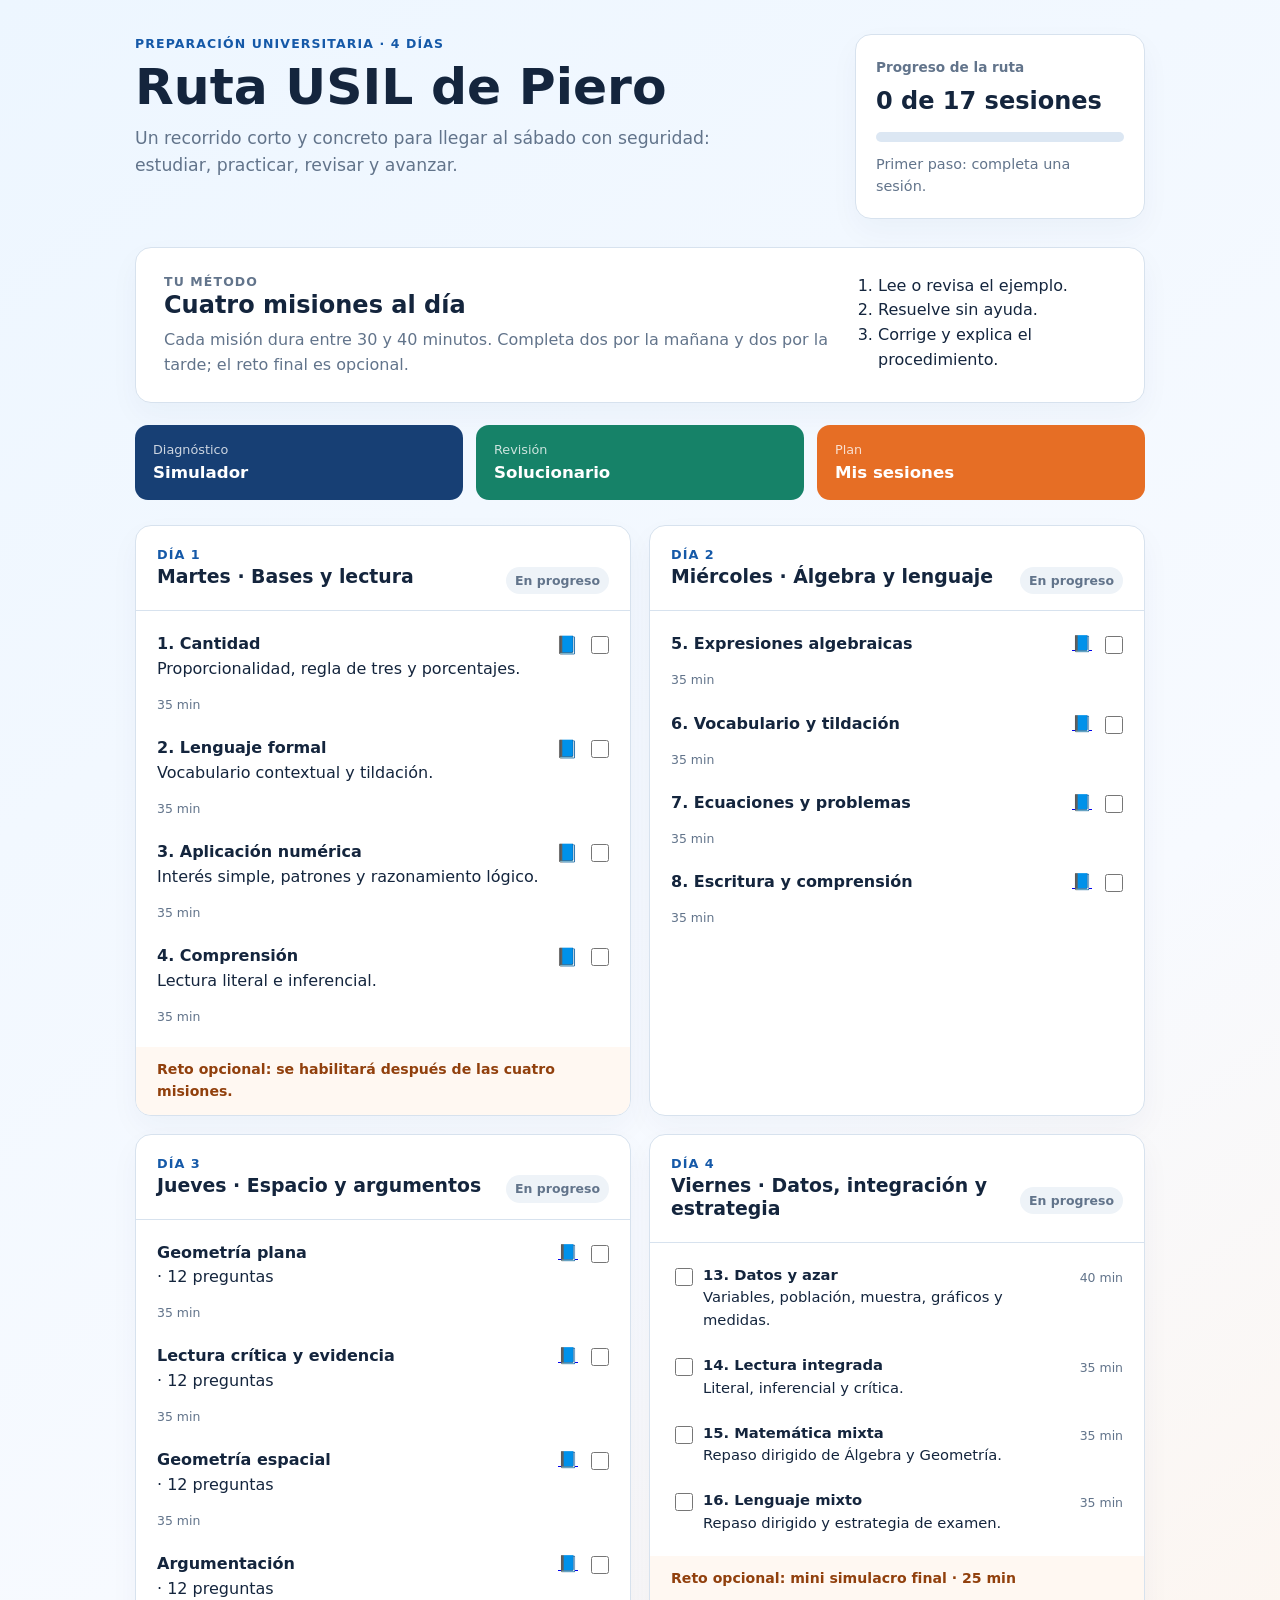
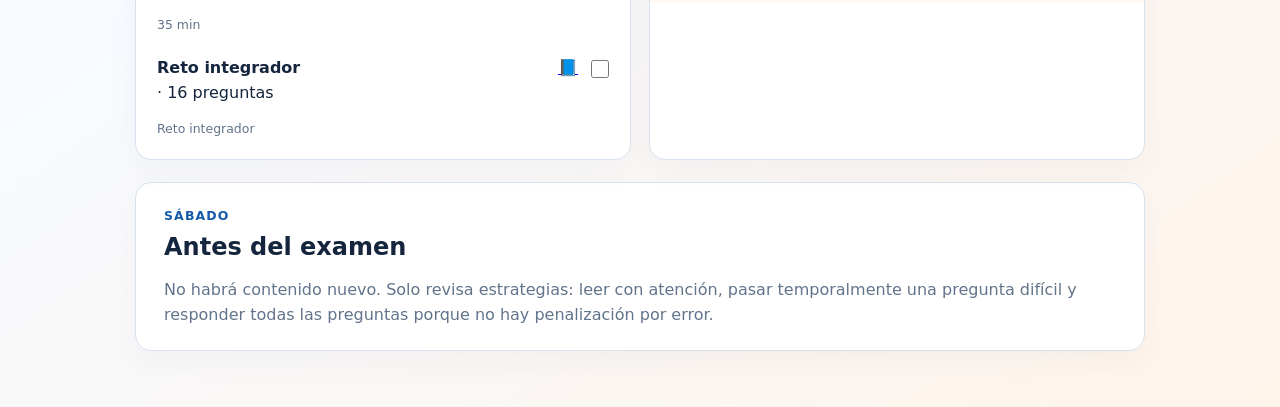
<file: index.html>
<!doctype html>
<html lang="es"><head><meta charset="utf-8"><meta name="viewport" content="width=device-width, initial-scale=1"><meta name="description" content="Ruta de repaso USIL de Piero: sesiones, práctica y progreso."><title>Ruta USIL de Piero</title><link rel="stylesheet" href="ruta.css"></head>
<body><main class="container">
<header class="hero"><div><p class="eyebrow">Preparación universitaria · 4 días</p><h1>Ruta USIL de Piero</h1><p class="lead">Un recorrido corto y concreto para llegar al sábado con seguridad: estudiar, practicar, revisar y avanzar.</p></div><section class="progress-card" aria-label="Progreso semanal"><span>Progreso de la ruta</span><strong id="progress-label">0 de 16 sesiones</strong><div class="progress"><i id="progress-bar"></i></div><p id="badge-message">Primer paso: completa una sesión.</p></section></header>
<section class="card today-card"><div><p class="eyebrow">Tu método</p><h2>Cuatro misiones al día</h2><p>Cada misión dura entre 30 y 40 minutos. Completa dos por la mañana y dos por la tarde; el reto final es opcional.</p></div><ol><li>Lee o revisa el ejemplo.</li><li>Resuelve sin ayuda.</li><li>Corrige y explica el procedimiento.</li></ol></section>
<nav class="quick-links" aria-label="Materiales disponibles"><a href="simulador.html"><span>Diagnóstico</span><strong>Simulador</strong></a><a href="solucionario.html"><span>Revisión</span><strong>Solucionario</strong></a><a href="#ruta"><span>Plan</span><strong>Mis sesiones</strong></a></nav>
<section id="ruta" class="route" aria-label="Ruta de estudio de cuatro días">
<article class="day-card" data-day="martes"><header><p>Día 1</p><h2>Martes · Bases y lectura</h2><span class="day-status">Por iniciar</span></header><div class="missions"><div style="display:grid;grid-template-columns:1fr auto 22px;gap:9px;padding:11px 7px"><span><b>1. Cantidad</b> Proporcionalidad, regla de tres y porcentajes.</span><a href="m1.html" aria-label="Abrir misión 1" title="Abrir material" style="color:#1559a8;text-decoration:none;font-size:1.1rem">📘</a><input type="checkbox" data-session="m1" aria-label="Marcar misión 1 como completada" style="width:18px;height:18px;accent-color:#168268"><em style="grid-column:1;font-size:.78rem;color:#62748b">35 min</em></div><div style="display:grid;grid-template-columns:1fr auto 22px;gap:9px;padding:11px 7px"><span><b>2. Lenguaje formal</b> Vocabulario contextual y tildación.</span><a href="m2.html" aria-label="Abrir misión 2" title="Abrir material" style="color:#1559a8;text-decoration:none;font-size:1.1rem">📘</a><input type="checkbox" data-session="m2" aria-label="Marcar misión 2 como completada" style="width:18px;height:18px;accent-color:#168268"><em style="grid-column:1;font-size:.78rem;color:#62748b">35 min</em></div><div style="display:grid;grid-template-columns:1fr auto 22px;gap:9px;padding:11px 7px"><span><b>3. Aplicación numérica</b> Interés simple, patrones y razonamiento lógico.</span><a href="m3.html" aria-label="Abrir misión 3" title="Abrir material" style="color:#1559a8;text-decoration:none;font-size:1.1rem">📘</a><input type="checkbox" data-session="m3" aria-label="Marcar misión 3 como completada" style="width:18px;height:18px;accent-color:#168268"><em style="grid-column:1;font-size:.78rem;color:#62748b">35 min</em></div><div style="display:grid;grid-template-columns:1fr auto 22px;gap:9px;padding:11px 7px"><span><b>4. Comprensión</b> Lectura literal e inferencial.</span><a href="m4.html" aria-label="Abrir misión 4" title="Abrir material" style="color:#1559a8;text-decoration:none;font-size:1.1rem">📘</a><input type="checkbox" data-session="m4" aria-label="Marcar misión 4 como completada" style="width:18px;height:18px;accent-color:#168268"><em style="grid-column:1;font-size:.78rem;color:#62748b">35 min</em></div></div><footer>Reto opcional: se habilitará después de las cuatro misiones.</footer></article>
<article class="day-card" data-day="miercoles"><header><p>Día 2</p><h2>Miércoles · Álgebra y lenguaje</h2><span class="day-status">Por iniciar</span></header><div class="missions"><div style="display:grid;grid-template-columns:1fr auto 22px;gap:9px;padding:11px 7px"><span><b>5. Expresiones algebraicas</b></span><a href="m5.html" aria-label="Abrir misión 5">📘</a><input type="checkbox" data-session="m5" aria-label="Marcar misión 5 como completada"><em style="grid-column:1">35 min</em></div><div style="display:grid;grid-template-columns:1fr auto 22px;gap:9px;padding:11px 7px"><span><b>6. Vocabulario y tildación</b></span><a href="m6.html" aria-label="Abrir misión 6">📘</a><input type="checkbox" data-session="m6" aria-label="Marcar misión 6 como completada"><em style="grid-column:1">35 min</em></div><div style="display:grid;grid-template-columns:1fr auto 22px;gap:9px;padding:11px 7px"><span><b>7. Ecuaciones y problemas</b></span><a href="m7.html" aria-label="Abrir misión 7">📘</a><input type="checkbox" data-session="m7" aria-label="Marcar misión 7 como completada"><em style="grid-column:1">35 min</em></div><div style="display:grid;grid-template-columns:1fr auto 22px;gap:9px;padding:11px 7px"><span><b>8. Escritura y comprensión</b></span><a href="m8.html" aria-label="Abrir misión 8">📘</a><input type="checkbox" data-session="m8" aria-label="Marcar misión 8 como completada"><em style="grid-column:1">35 min</em></div></div></article>
<article class="day-card" data-day="jueves"><header><p>Día 3</p><h2>Jueves · Espacio y argumentos</h2><span class="day-status">Por iniciar</span></header><div class="missions"><div style="display:grid;grid-template-columns:1fr auto 22px;gap:9px;padding:11px 7px"><span><b>Geometría plana</b> · 12 preguntas</span><a href="jueves.html?m=9" aria-label="Abrir Geometría plana">📘</a><input type="checkbox" data-session="m9" aria-label="Marcar Geometría plana como completada"><em style="grid-column:1">35 min</em></div><div style="display:grid;grid-template-columns:1fr auto 22px;gap:9px;padding:11px 7px"><span><b>Lectura crítica y evidencia</b> · 12 preguntas</span><a href="jueves.html?m=10" aria-label="Abrir Lectura crítica y evidencia">📘</a><input type="checkbox" data-session="m10" aria-label="Marcar Lectura crítica y evidencia como completada"><em style="grid-column:1">35 min</em></div><div style="display:grid;grid-template-columns:1fr auto 22px;gap:9px;padding:11px 7px"><span><b>Geometría espacial</b> · 12 preguntas</span><a href="jueves.html?m=11" aria-label="Abrir Geometría espacial">📘</a><input type="checkbox" data-session="m11" aria-label="Marcar Geometría espacial como completada"><em style="grid-column:1">35 min</em></div><div style="display:grid;grid-template-columns:1fr auto 22px;gap:9px;padding:11px 7px"><span><b>Argumentación</b> · 12 preguntas</span><a href="jueves.html?m=12" aria-label="Abrir Argumentación">📘</a><input type="checkbox" data-session="m12" aria-label="Marcar Argumentación como completada"><em style="grid-column:1">35 min</em></div><div style="display:grid;grid-template-columns:1fr auto 22px;gap:9px;padding:11px 7px"><span><b>Reto integrador</b> · 16 preguntas</span><a href="jueves.html?m=17" aria-label="Abrir Reto integrador">📘</a><input type="checkbox" data-session="m17" aria-label="Marcar Reto integrador como completada"><em style="grid-column:1">Reto integrador</em></div></div></article>
<article class="day-card" data-day="viernes"><header><p>Día 4</p><h2>Viernes · Datos, integración y estrategia</h2><span class="day-status">Por iniciar</span></header><div class="missions"><label><input type="checkbox" data-session="m13"><span><b>13. Datos y azar</b> Variables, población, muestra, gráficos y medidas.</span><em>40 min</em></label><label><input type="checkbox" data-session="m14"><span><b>14. Lectura integrada</b> Literal, inferencial y crítica.</span><em>35 min</em></label><label><input type="checkbox" data-session="m15"><span><b>15. Matemática mixta</b> Repaso dirigido de Álgebra y Geometría.</span><em>35 min</em></label><label><input type="checkbox" data-session="m16"><span><b>16. Lenguaje mixto</b> Repaso dirigido y estrategia de examen.</span><em>35 min</em></label></div><footer>Reto opcional: mini simulacro final · 25 min</footer></article>
</section><section class="card strategy"><p class="eyebrow">Sábado</p><h2>Antes del examen</h2><p>No habrá contenido nuevo. Solo revisa estrategias: leer con atención, pasar temporalmente una pregunta difícil y responder todas las preguntas porque no hay penalización por error.</p></section></main><script src="ruta.js"></script></body></html>
</file>
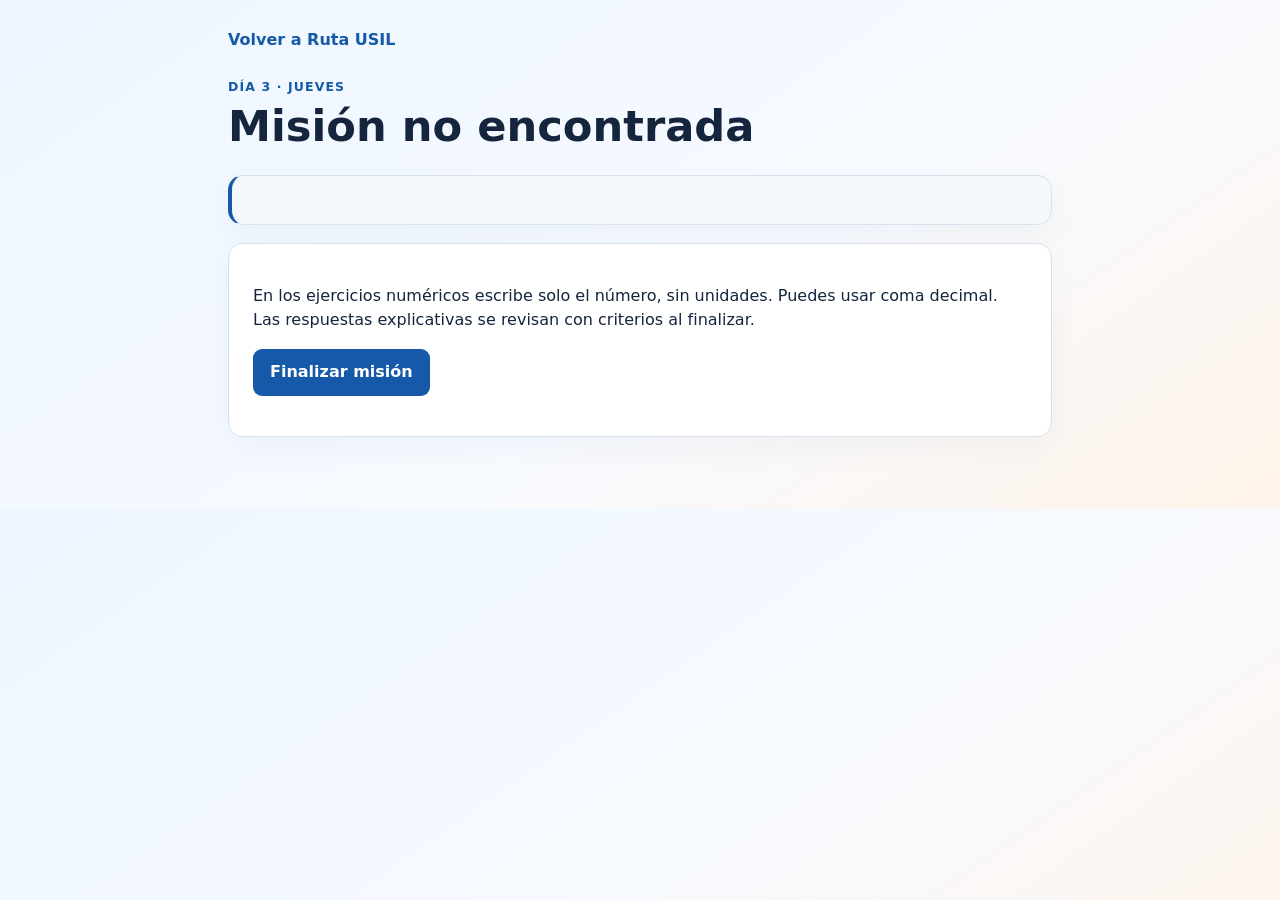
<file: jueves.html>
<!doctype html><html lang="es"><head><meta charset="utf-8"><meta name="viewport" content="width=device-width,initial-scale=1"><title>Misiones del jueves</title><link rel="stylesheet" href="mision.css"><style>textarea,input[type=text]{width:100%;font:inherit;padding:.65rem;border:1px solid #899cb3;border-radius:8px}textarea{min-height:80px} .question small{color:#425b75}</style></head><body><main class="page"><a class="back" href="index.html">Volver a Ruta USIL</a><header class="hero"><p class="eyebrow">Día 3 · Jueves</p><h1 id="title"></h1><p id="intro" class="lead"></p></header><section class="card intro" id="reading"></section><section class="card"><h2 id="heading"></h2><p>En los ejercicios numéricos escribe solo el número, sin unidades. Puedes usar coma decimal. Las respuestas explicativas se revisan con criterios al finalizar.</p><div id="questions"></div><button class="finish" id="finish">Finalizar misión</button><p id="status" class="status" aria-live="polite"></p></section><section id="feedback" class="card feedback" hidden><h2 id="score"></h2><p>Compara tus respuestas con las claves y criterios. Las respuestas redactadas requieren revisión.</p><ol id="solutions"></ol></section></main><script src="jueves.js"></script></body></html>
</file>
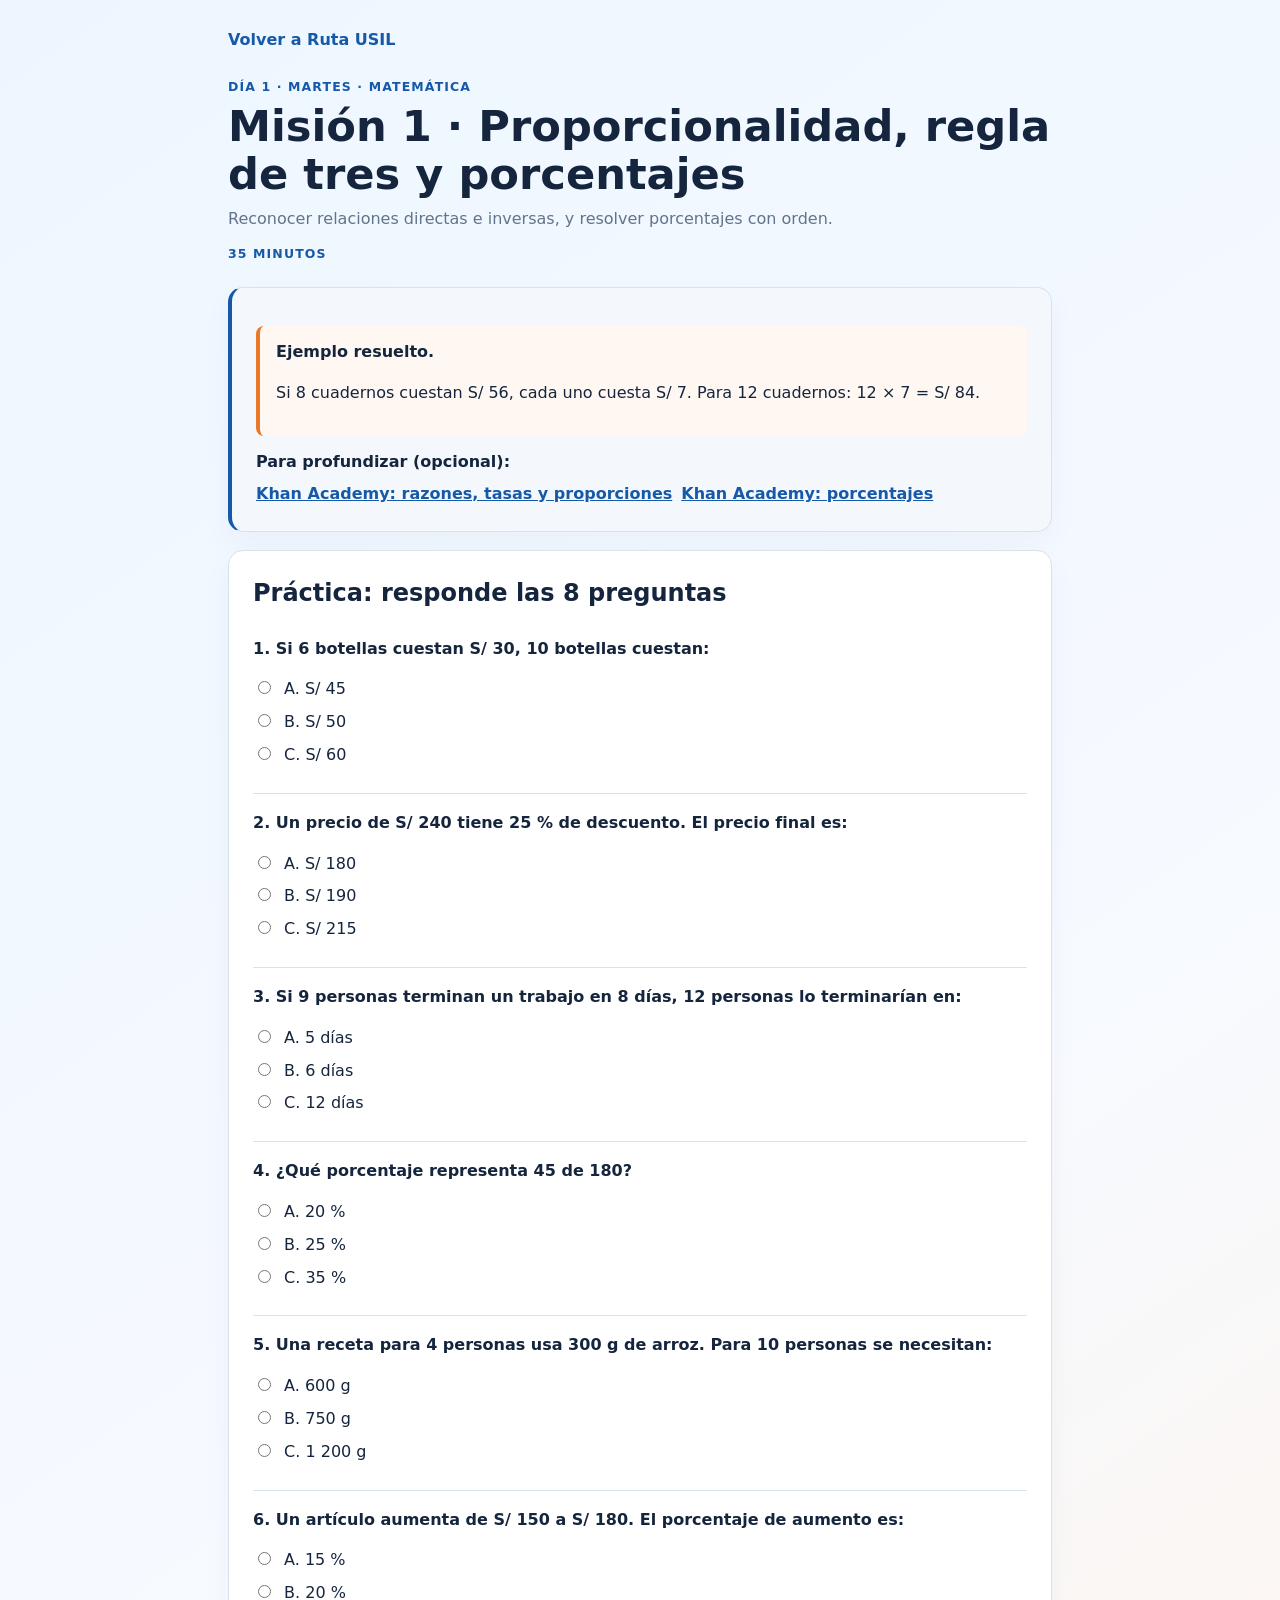
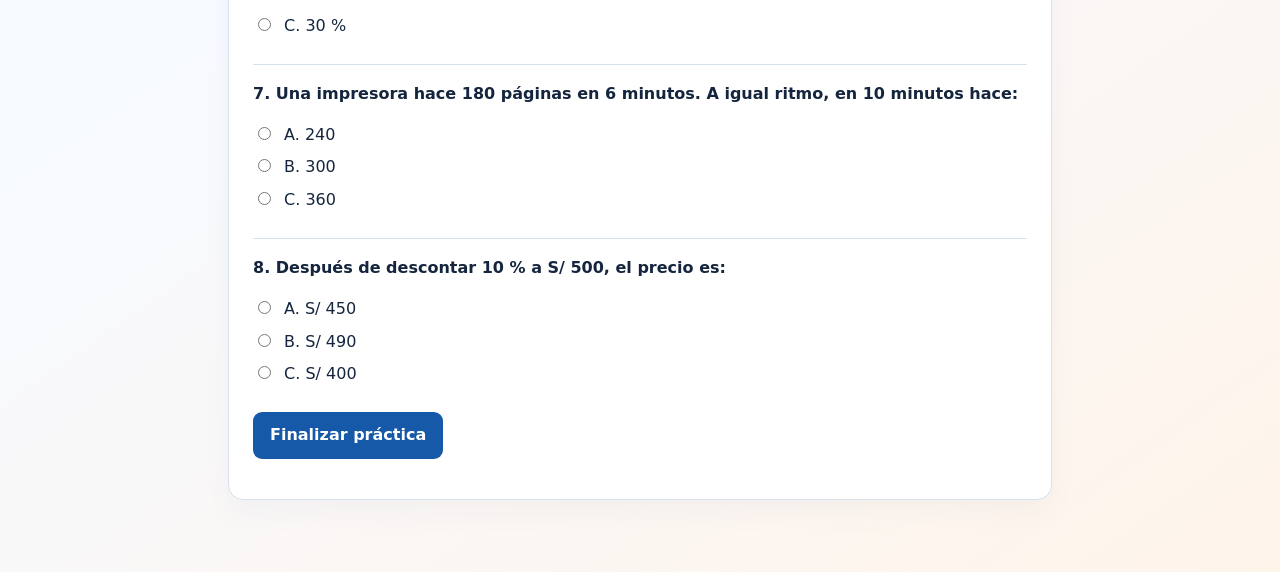
<file: m1.html>
<!doctype html><html lang="es"><head><meta charset="utf-8"><meta name="viewport" content="width=device-width,initial-scale=1"><link rel="stylesheet" href="mision.css"></head><body data-mision="1"><main class="page"><a class="back" href="index.html">Volver a Ruta USIL</a><header class="hero"><p class="eyebrow" id="label"></p><h1 id="title"></h1><p class="lead" id="goal"></p><p class="eyebrow" id="time" style="margin-top:12px"></p></header><section class="card intro" id="content"></section><section class="card"><h2>Práctica: responde las 8 preguntas</h2><div id="questions"></div><button class="finish" id="finish">Finalizar práctica</button><p id="status" class="status" aria-live="polite"></p></section><section class="card feedback" id="feedback" hidden><h2 id="score"></h2><p>Ahora revisa el procedimiento de cada respuesta.</p><ol id="solutions" class="solutions"></ol></section></main><script src="mision-data.js"></script><script src="mision.js"></script></body></html>
</file>
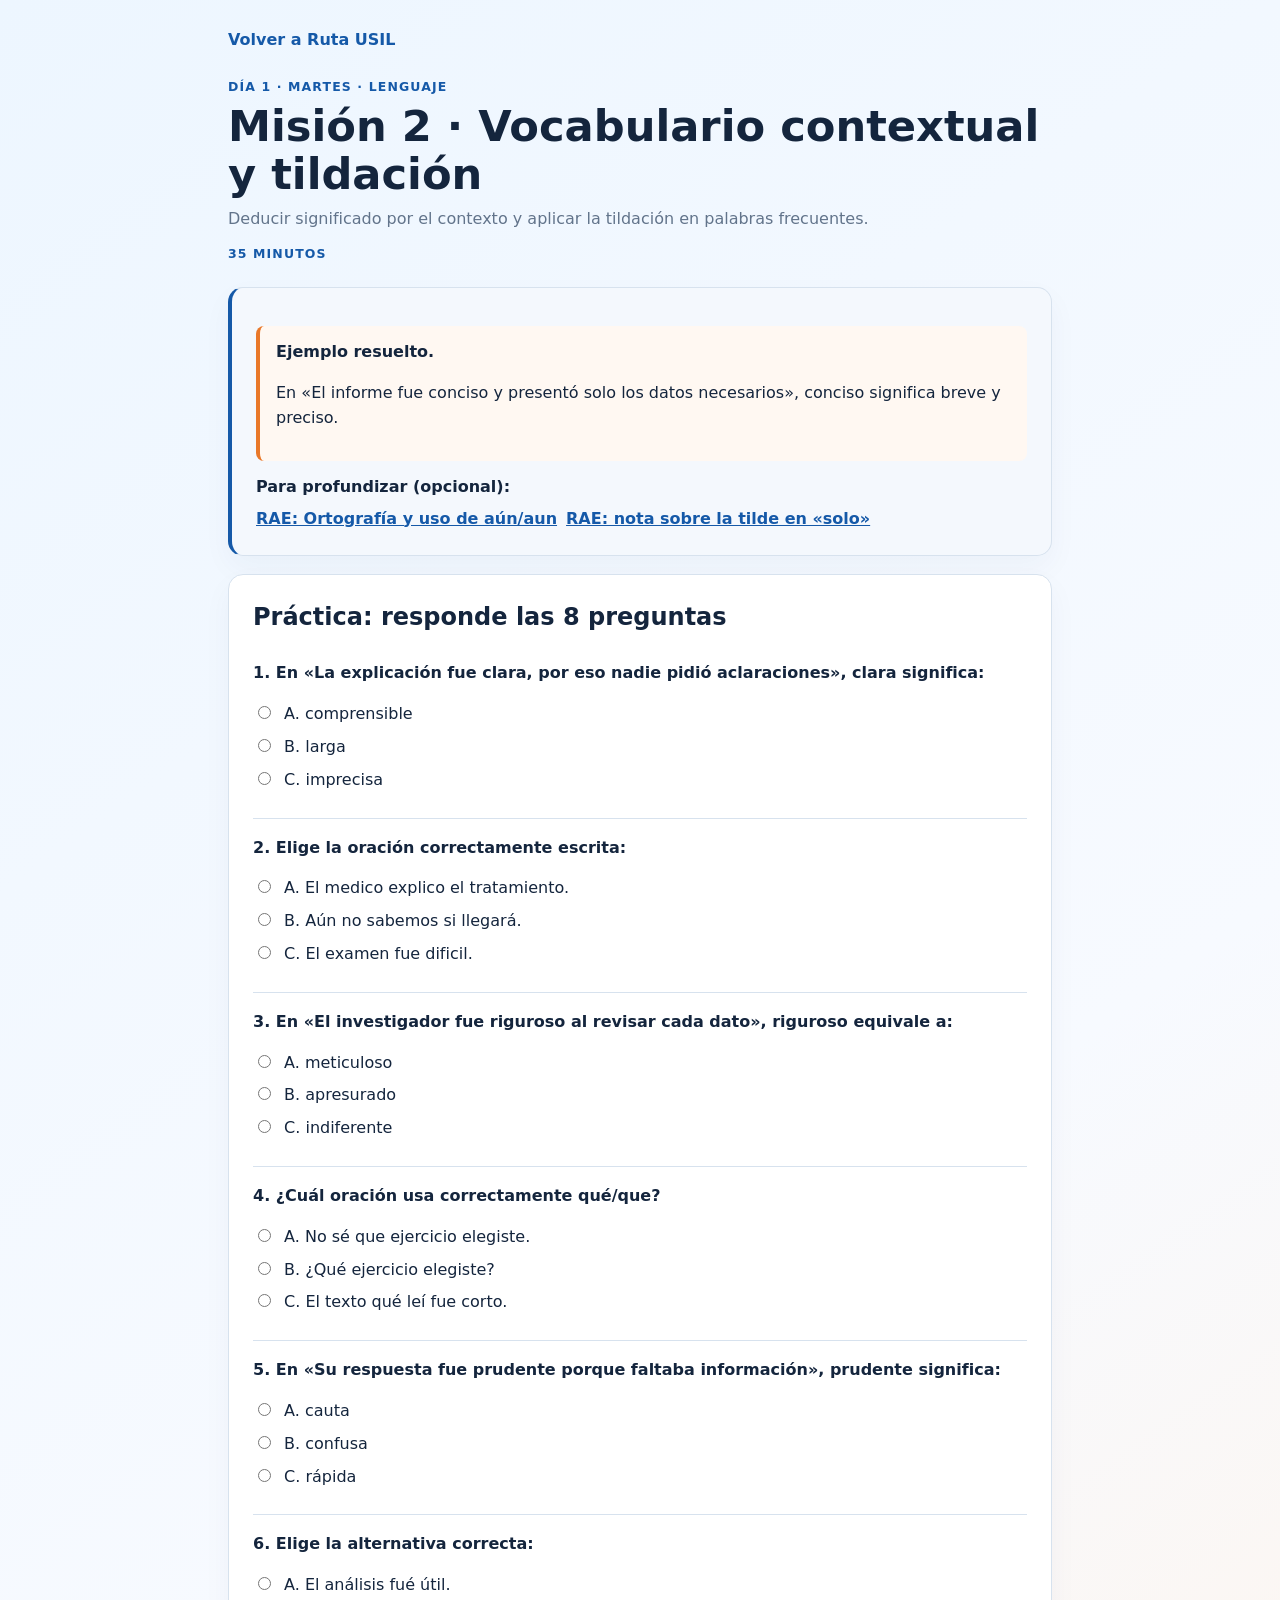
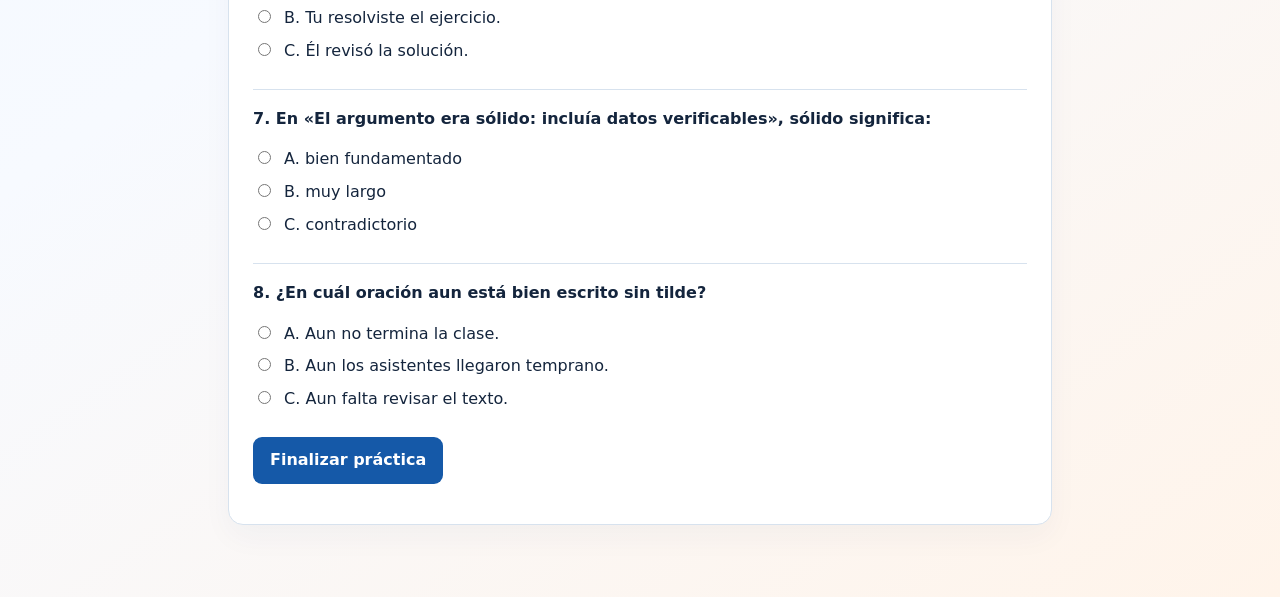
<file: m2.html>
<!doctype html><html lang="es"><head><meta charset="utf-8"><meta name="viewport" content="width=device-width,initial-scale=1"><link rel="stylesheet" href="mision.css"></head><body data-mision="2"><main class="page"><a class="back" href="index.html">Volver a Ruta USIL</a><header class="hero"><p class="eyebrow" id="label"></p><h1 id="title"></h1><p class="lead" id="goal"></p><p class="eyebrow" id="time" style="margin-top:12px"></p></header><section class="card intro" id="content"></section><section class="card"><h2>Práctica: responde las 8 preguntas</h2><div id="questions"></div><button class="finish" id="finish">Finalizar práctica</button><p id="status" class="status" aria-live="polite"></p></section><section class="card feedback" id="feedback" hidden><h2 id="score"></h2><p>Ahora revisa el procedimiento de cada respuesta.</p><ol id="solutions" class="solutions"></ol></section></main><script src="mision-data.js"></script><script src="mision.js"></script></body></html>
</file>
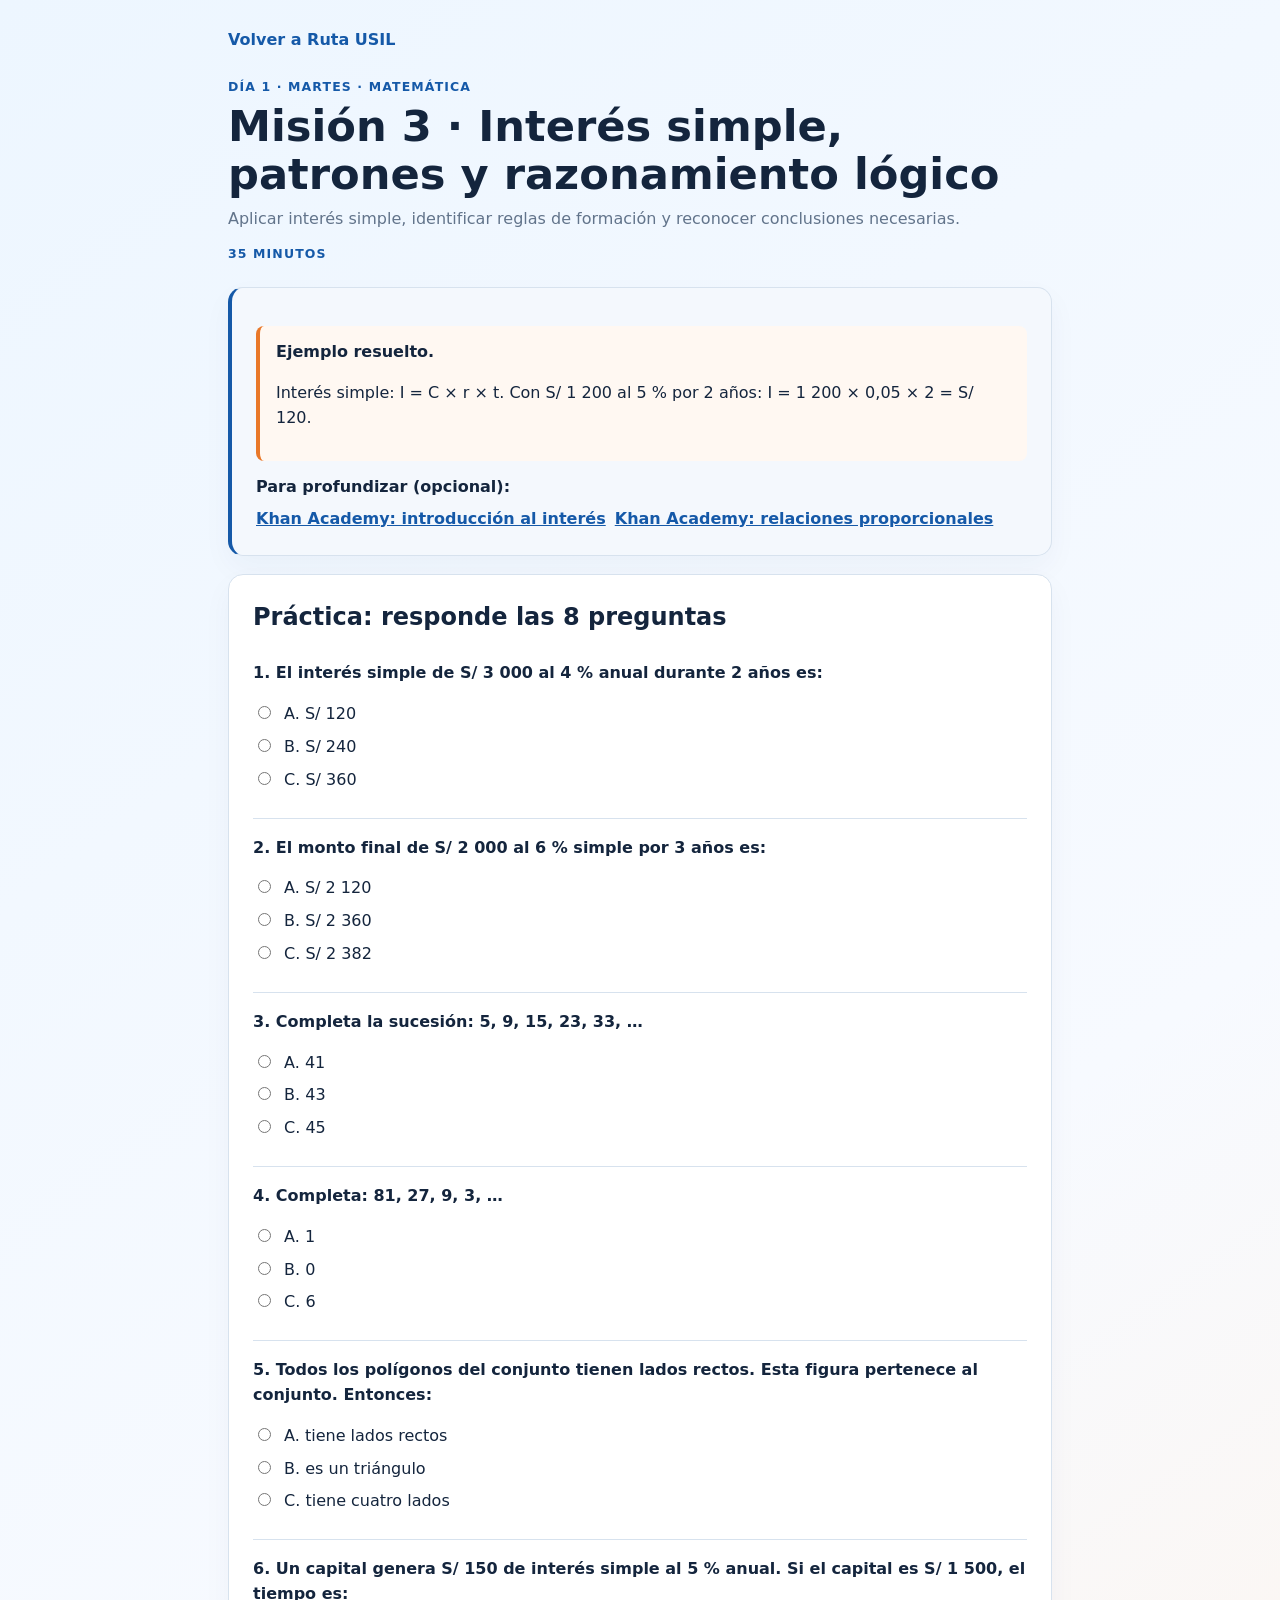
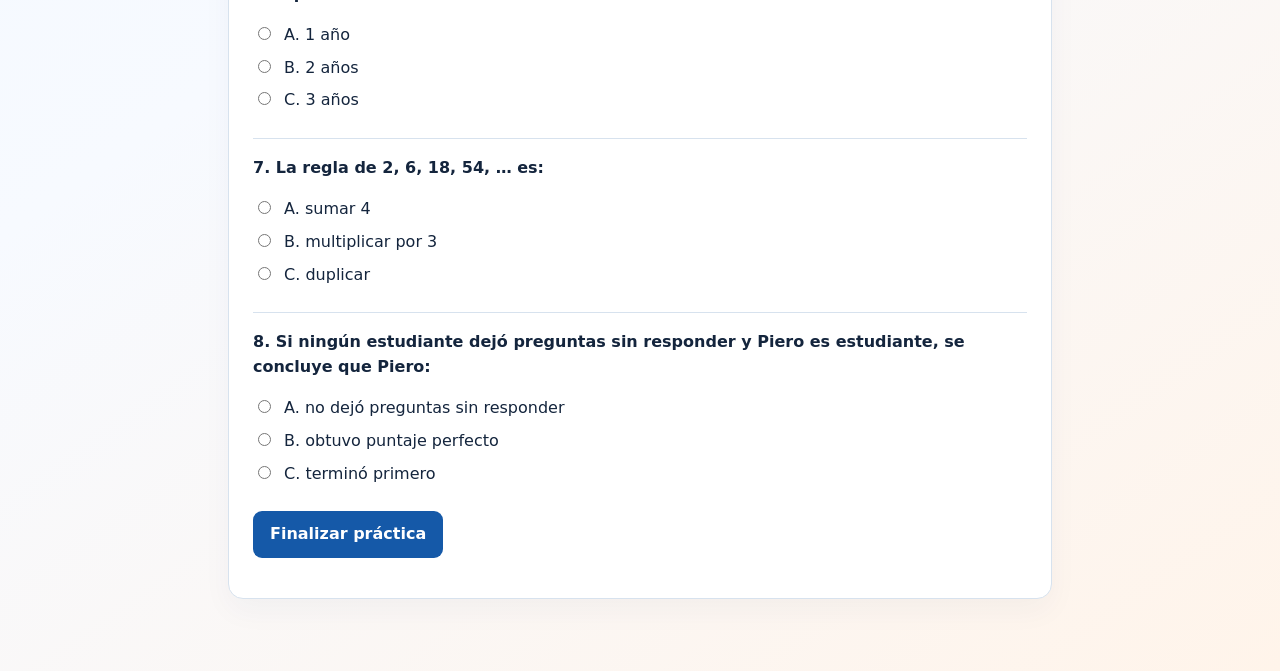
<file: m3.html>
<!doctype html><html lang="es"><head><meta charset="utf-8"><meta name="viewport" content="width=device-width,initial-scale=1"><link rel="stylesheet" href="mision.css"></head><body data-mision="3"><main class="page"><a class="back" href="index.html">Volver a Ruta USIL</a><header class="hero"><p class="eyebrow" id="label"></p><h1 id="title"></h1><p class="lead" id="goal"></p><p class="eyebrow" id="time" style="margin-top:12px"></p></header><section class="card intro" id="content"></section><section class="card"><h2>Práctica: responde las 8 preguntas</h2><div id="questions"></div><button class="finish" id="finish">Finalizar práctica</button><p id="status" class="status" aria-live="polite"></p></section><section class="card feedback" id="feedback" hidden><h2 id="score"></h2><p>Ahora revisa el procedimiento de cada respuesta.</p><ol id="solutions" class="solutions"></ol></section></main><script src="mision-data.js"></script><script src="mision.js"></script></body></html>
</file>
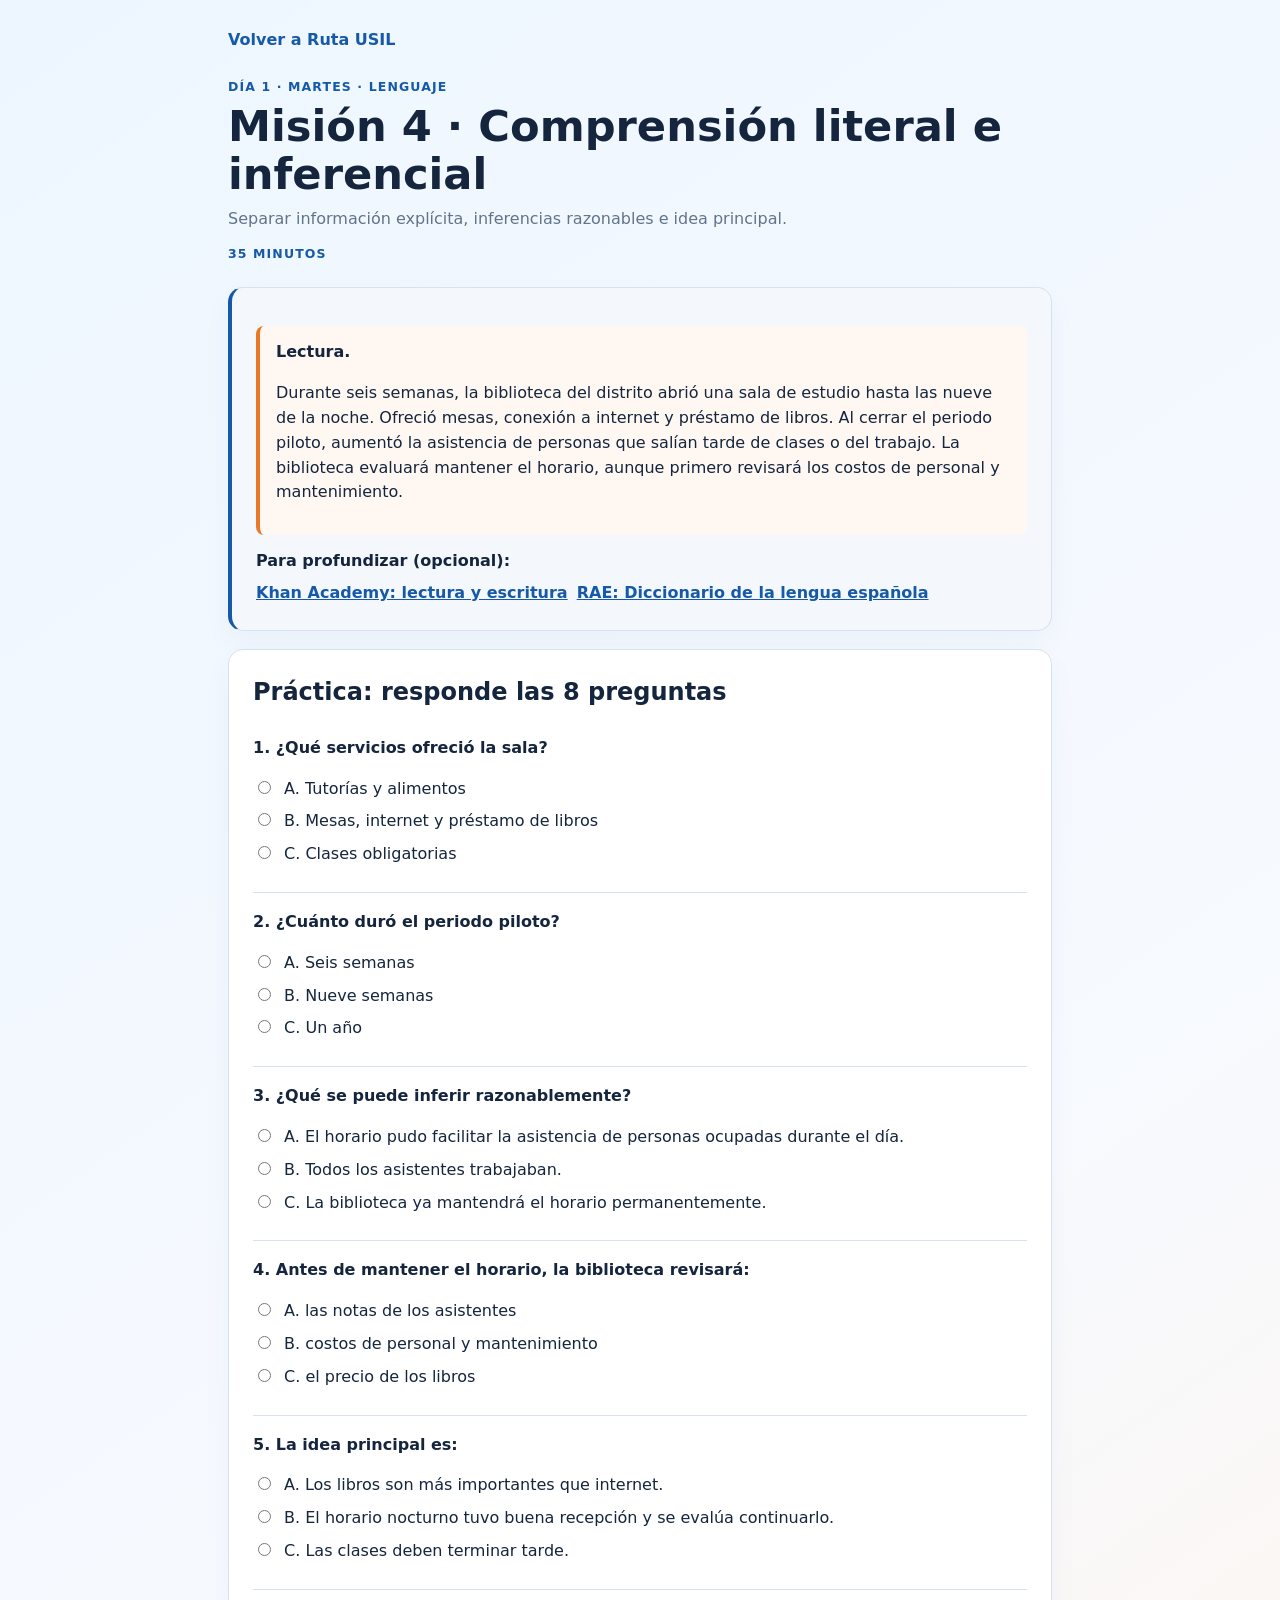
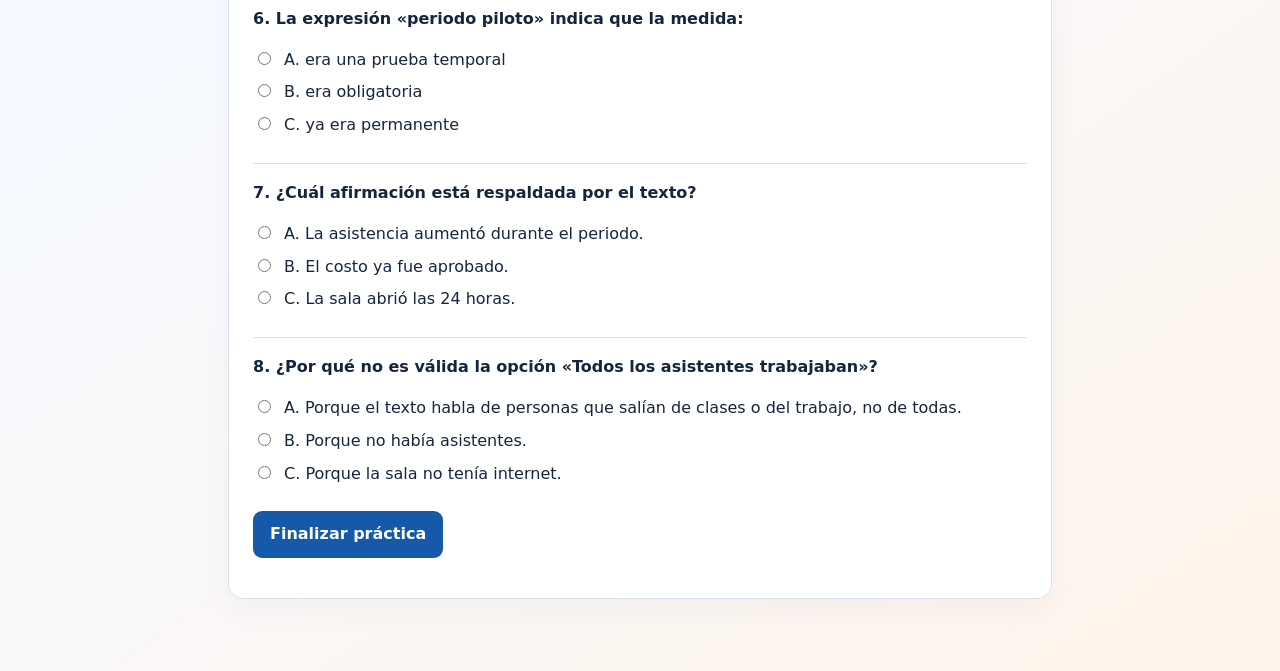
<file: m4.html>
<!doctype html><html lang="es"><head><meta charset="utf-8"><meta name="viewport" content="width=device-width,initial-scale=1"><link rel="stylesheet" href="mision.css"></head><body data-mision="4"><main class="page"><a class="back" href="index.html">Volver a Ruta USIL</a><header class="hero"><p class="eyebrow" id="label"></p><h1 id="title"></h1><p class="lead" id="goal"></p><p class="eyebrow" id="time" style="margin-top:12px"></p></header><section class="card intro" id="content"></section><section class="card"><h2>Práctica: responde las 8 preguntas</h2><div id="questions"></div><button class="finish" id="finish">Finalizar práctica</button><p id="status" class="status" aria-live="polite"></p></section><section class="card feedback" id="feedback" hidden><h2 id="score"></h2><p>Ahora revisa el procedimiento de cada respuesta.</p><ol id="solutions" class="solutions"></ol></section></main><script src="mision-data.js"></script><script src="mision.js"></script></body></html>
</file>
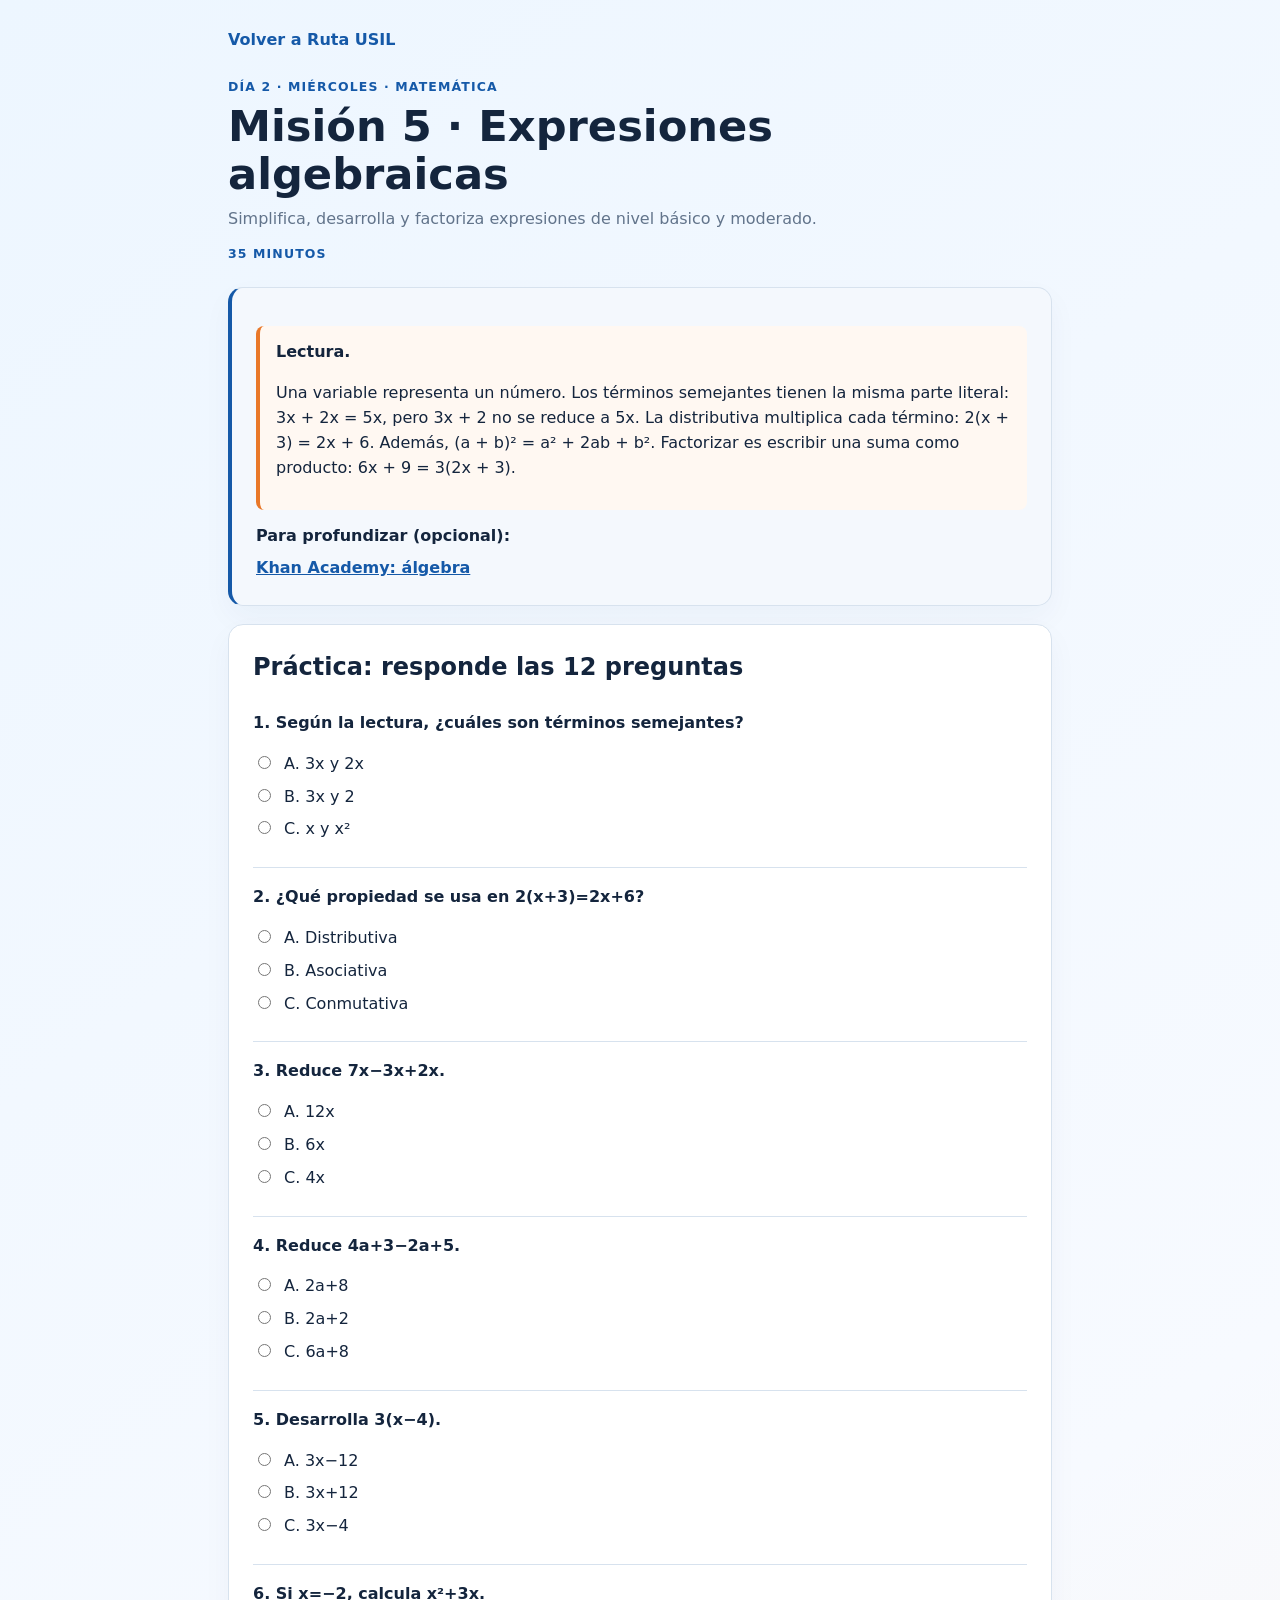
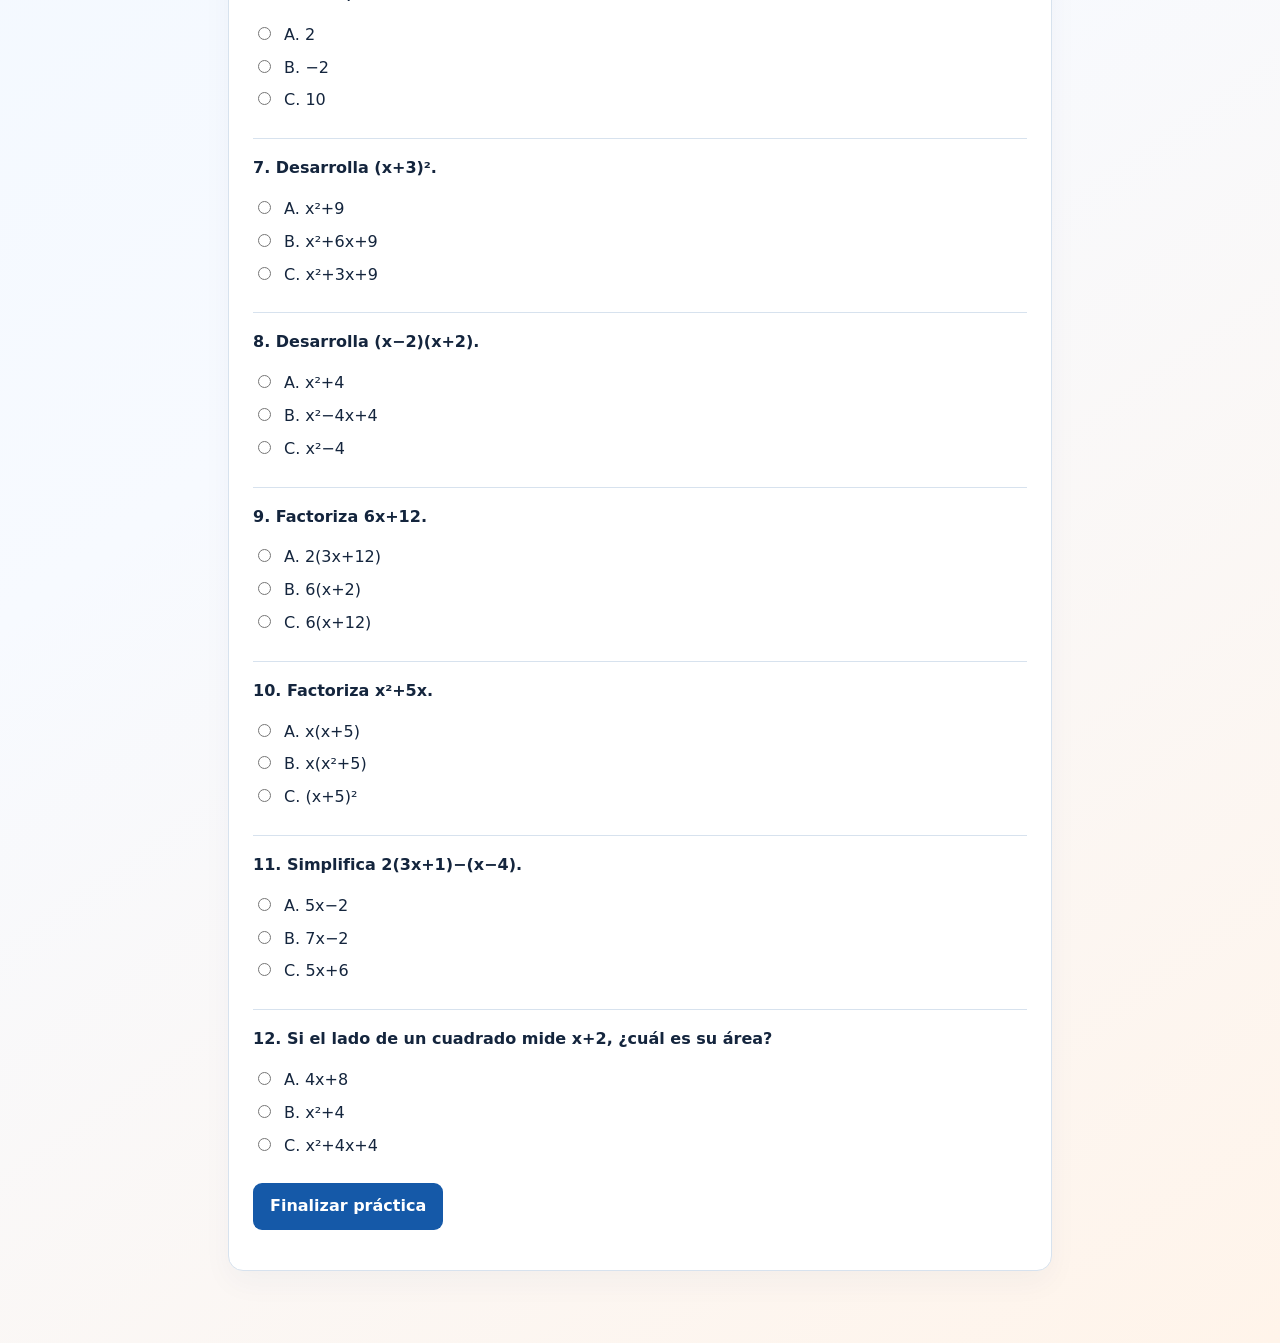
<file: m5.html>
<!doctype html><html lang="es"><head><meta charset="utf-8"><meta name="viewport" content="width=device-width,initial-scale=1"><link rel="stylesheet" href="mision.css"></head><body data-mision="5"><main class="page"><a class="back" href="index.html">Volver a Ruta USIL</a><header class="hero"><p class="eyebrow" id="label"></p><h1 id="title"></h1><p class="lead" id="goal"></p><p class="eyebrow" id="time" style="margin-top:12px"></p></header><section class="card intro" id="content"></section><section class="card"><h2>Práctica: responde las 12 preguntas</h2><div id="questions"></div><button class="finish" id="finish">Finalizar práctica</button><p id="status" class="status" aria-live="polite"></p></section><section class="card feedback" id="feedback" hidden><h2 id="score"></h2><p>Ahora revisa el procedimiento de cada respuesta.</p><ol id="solutions" class="solutions"></ol></section></main><script src="mision-data.js"></script><script src="miercoles-data.js"></script><script src="mision.js"></script></body></html>
</file>
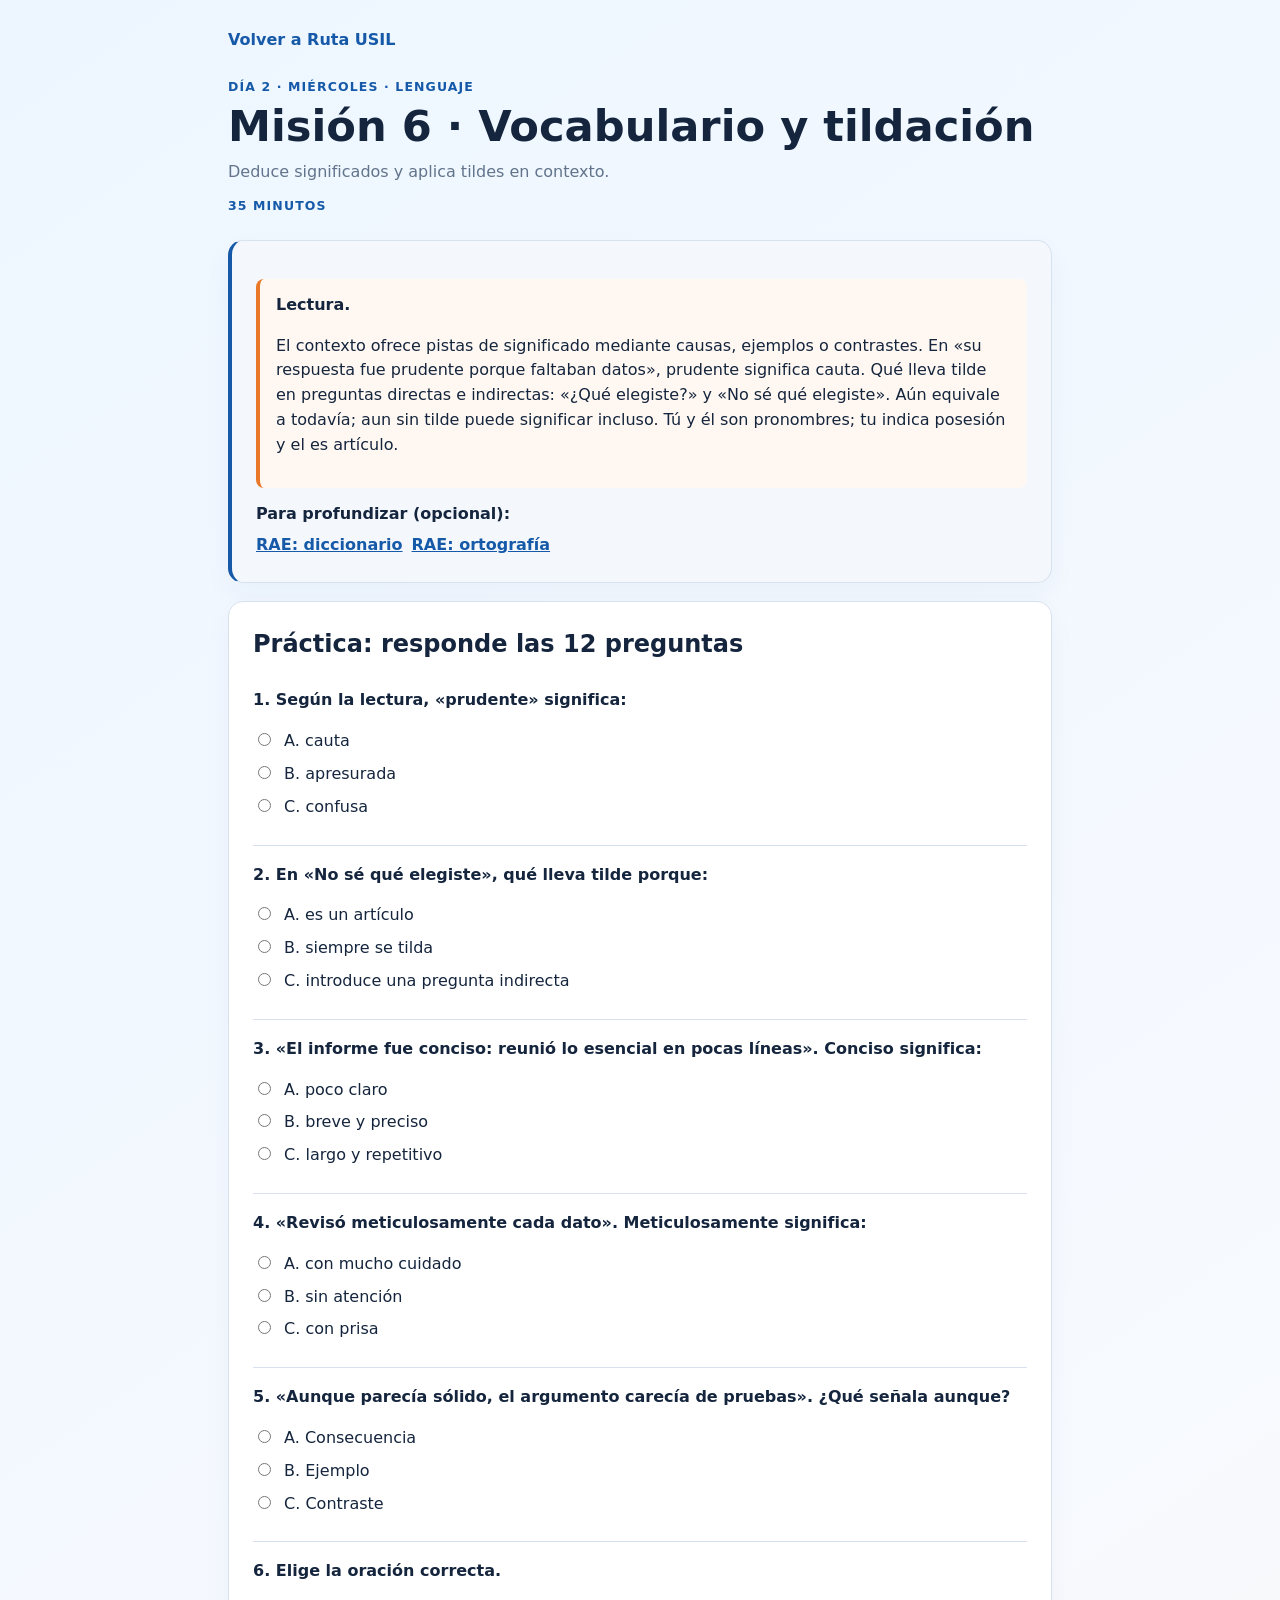
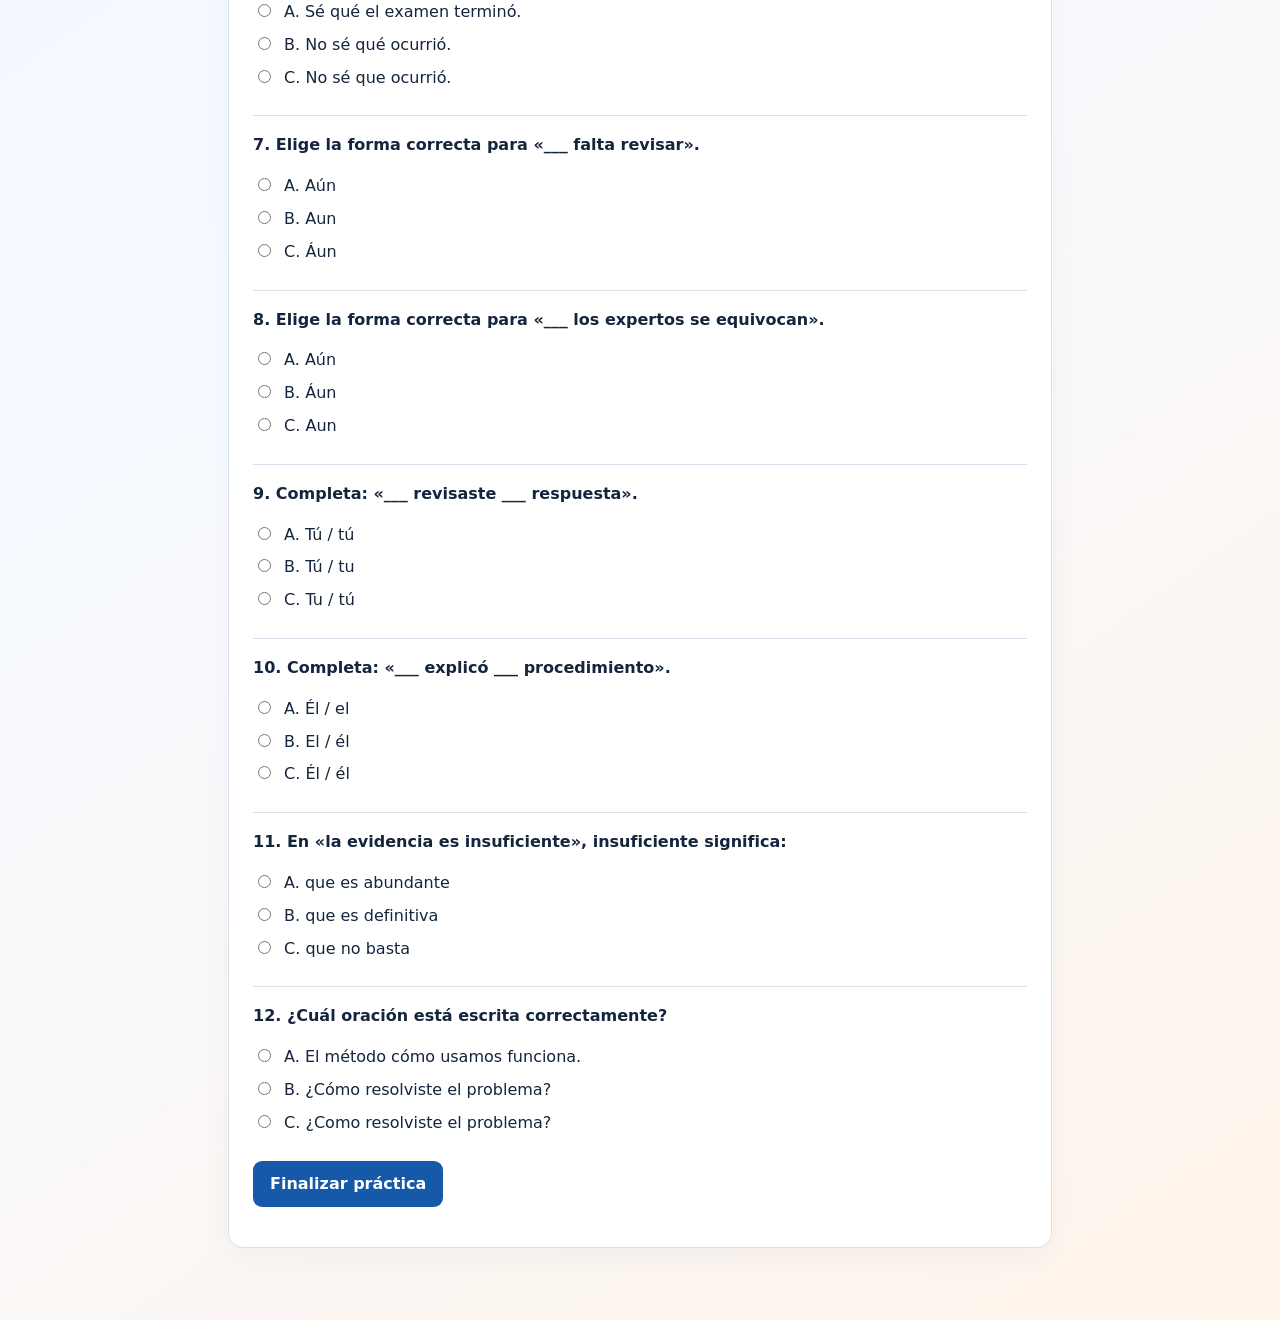
<file: m6.html>
<!doctype html><html lang="es"><head><meta charset="utf-8"><meta name="viewport" content="width=device-width,initial-scale=1"><link rel="stylesheet" href="mision.css"></head><body data-mision="6"><main class="page"><a class="back" href="index.html">Volver a Ruta USIL</a><header class="hero"><p class="eyebrow" id="label"></p><h1 id="title"></h1><p class="lead" id="goal"></p><p class="eyebrow" id="time" style="margin-top:12px"></p></header><section class="card intro" id="content"></section><section class="card"><h2>Práctica: responde las 12 preguntas</h2><div id="questions"></div><button class="finish" id="finish">Finalizar práctica</button><p id="status" class="status" aria-live="polite"></p></section><section class="card feedback" id="feedback" hidden><h2 id="score"></h2><p>Ahora revisa el procedimiento de cada respuesta.</p><ol id="solutions" class="solutions"></ol></section></main><script src="mision-data.js"></script><script src="miercoles-data.js"></script><script src="mision.js"></script></body></html>
</file>
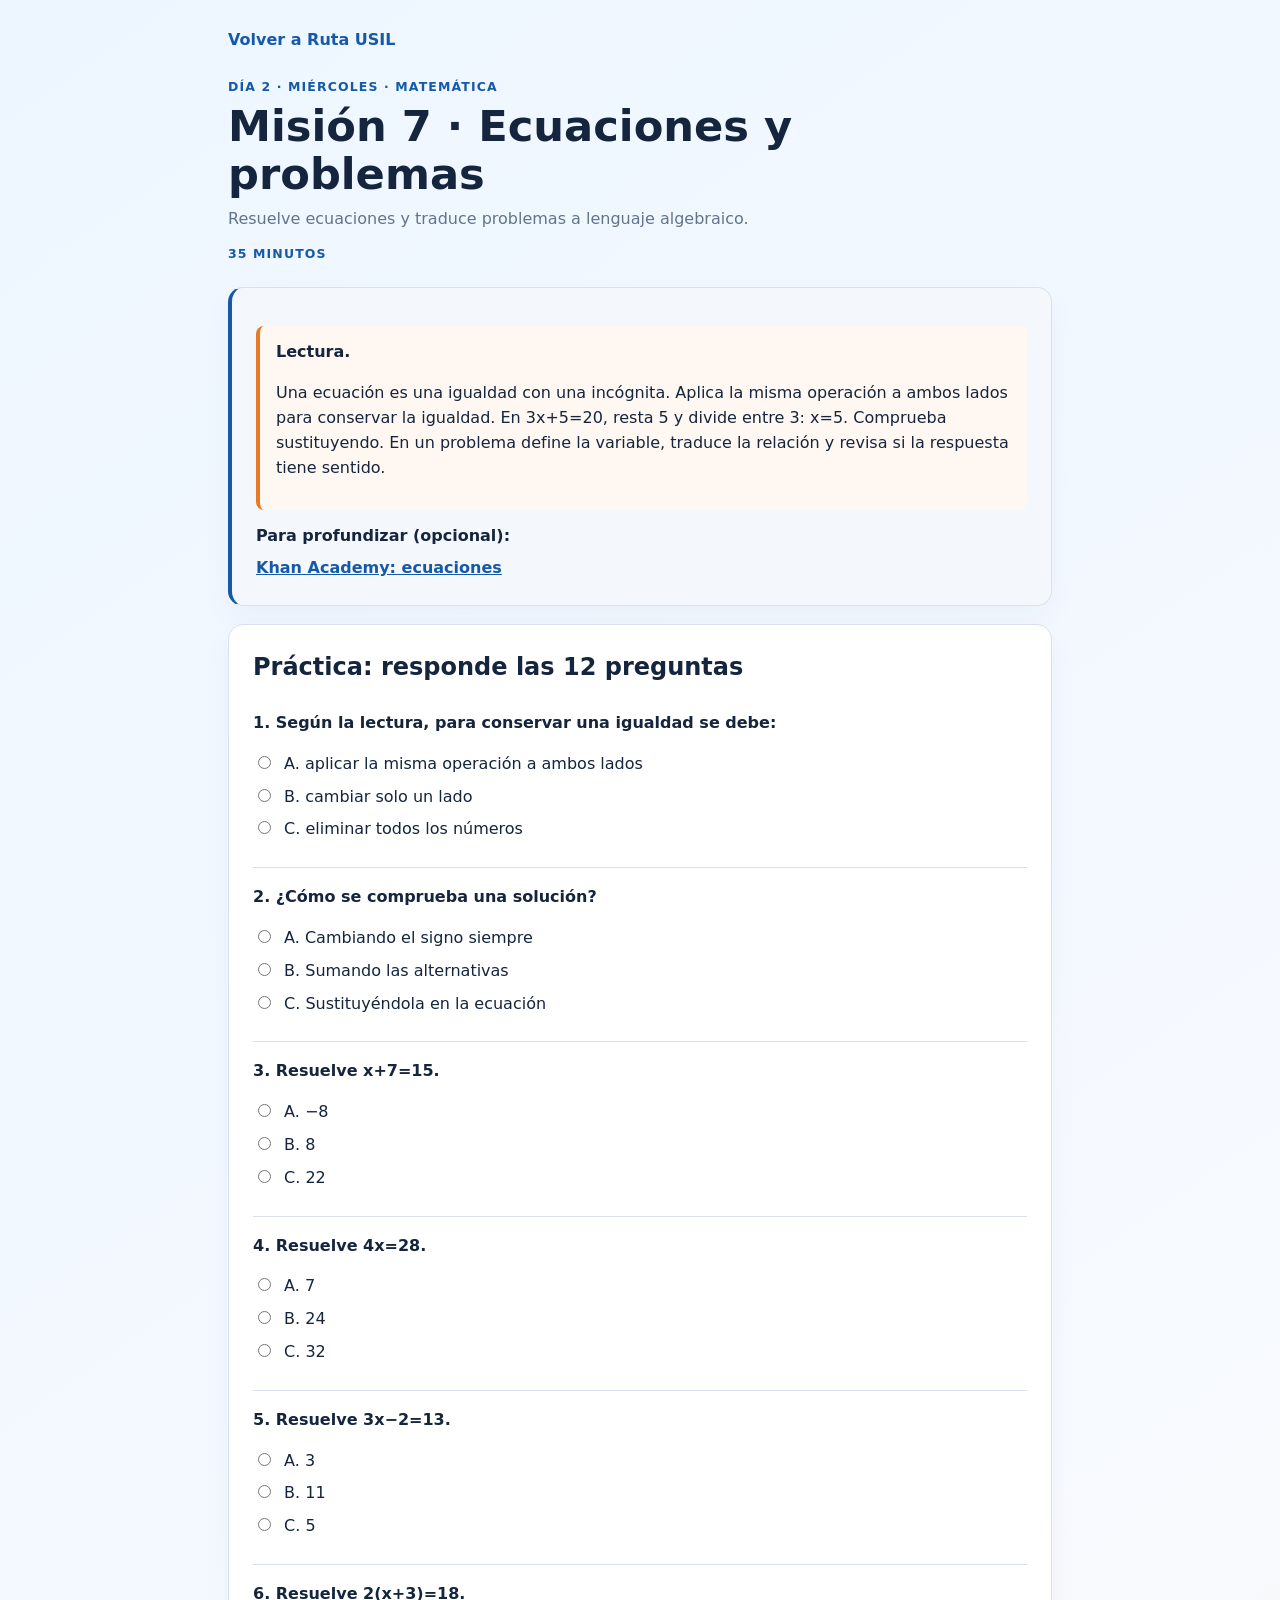
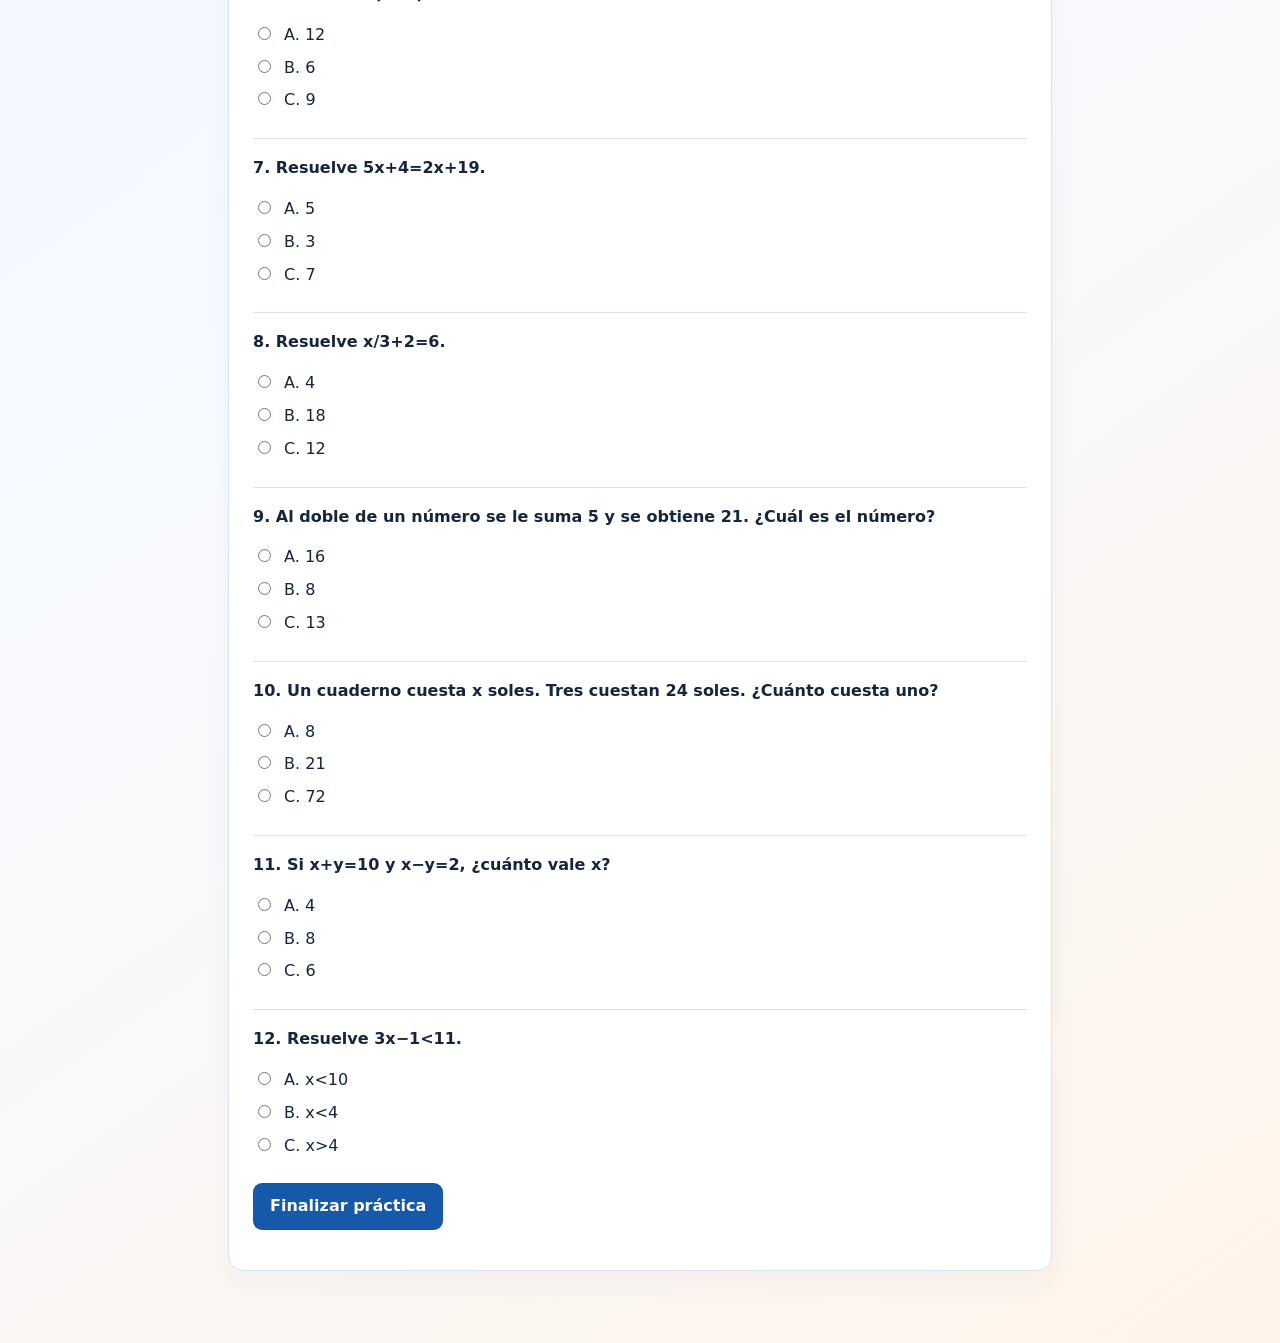
<file: m7.html>
<!doctype html><html lang="es"><head><meta charset="utf-8"><meta name="viewport" content="width=device-width,initial-scale=1"><link rel="stylesheet" href="mision.css"></head><body data-mision="7"><main class="page"><a class="back" href="index.html">Volver a Ruta USIL</a><header class="hero"><p class="eyebrow" id="label"></p><h1 id="title"></h1><p class="lead" id="goal"></p><p class="eyebrow" id="time" style="margin-top:12px"></p></header><section class="card intro" id="content"></section><section class="card"><h2>Práctica: responde las 12 preguntas</h2><div id="questions"></div><button class="finish" id="finish">Finalizar práctica</button><p id="status" class="status" aria-live="polite"></p></section><section class="card feedback" id="feedback" hidden><h2 id="score"></h2><p>Ahora revisa el procedimiento de cada respuesta.</p><ol id="solutions" class="solutions"></ol></section></main><script src="mision-data.js"></script><script src="miercoles-data.js"></script><script src="mision.js"></script></body></html>
</file>
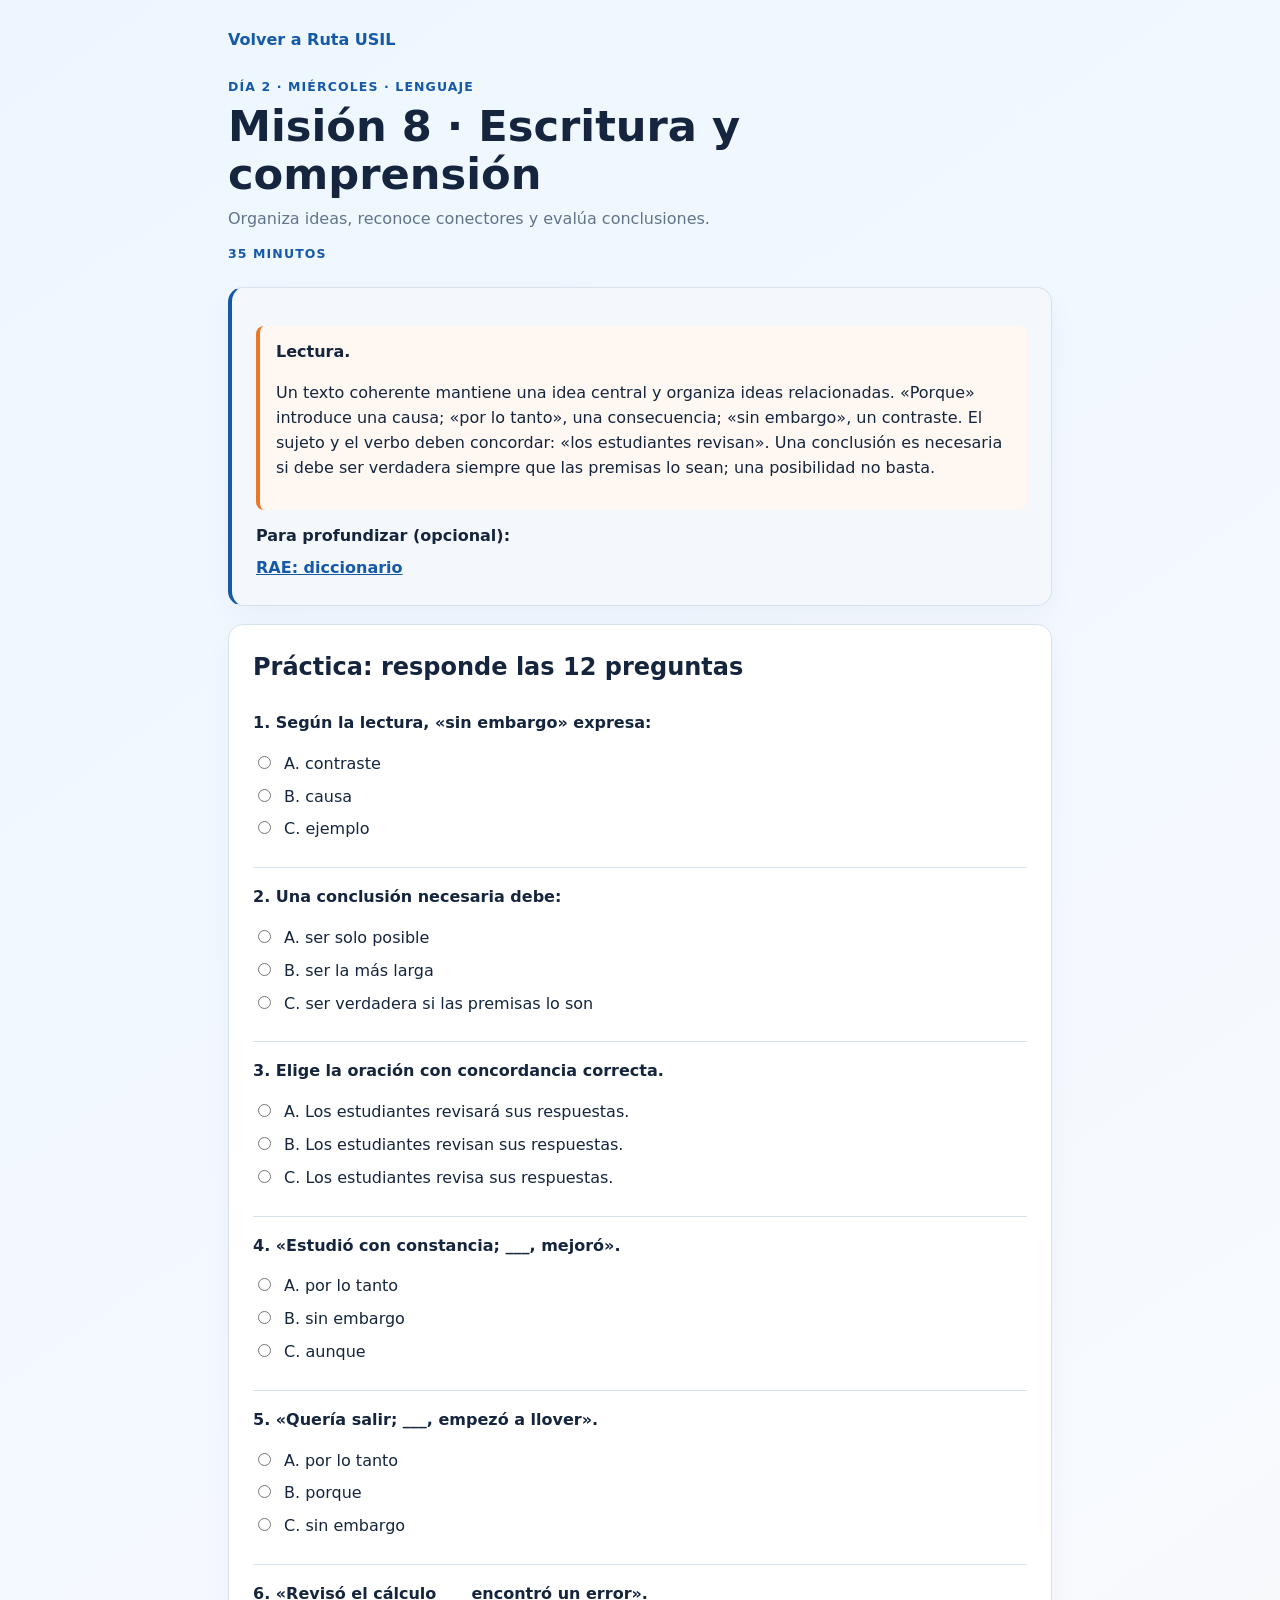
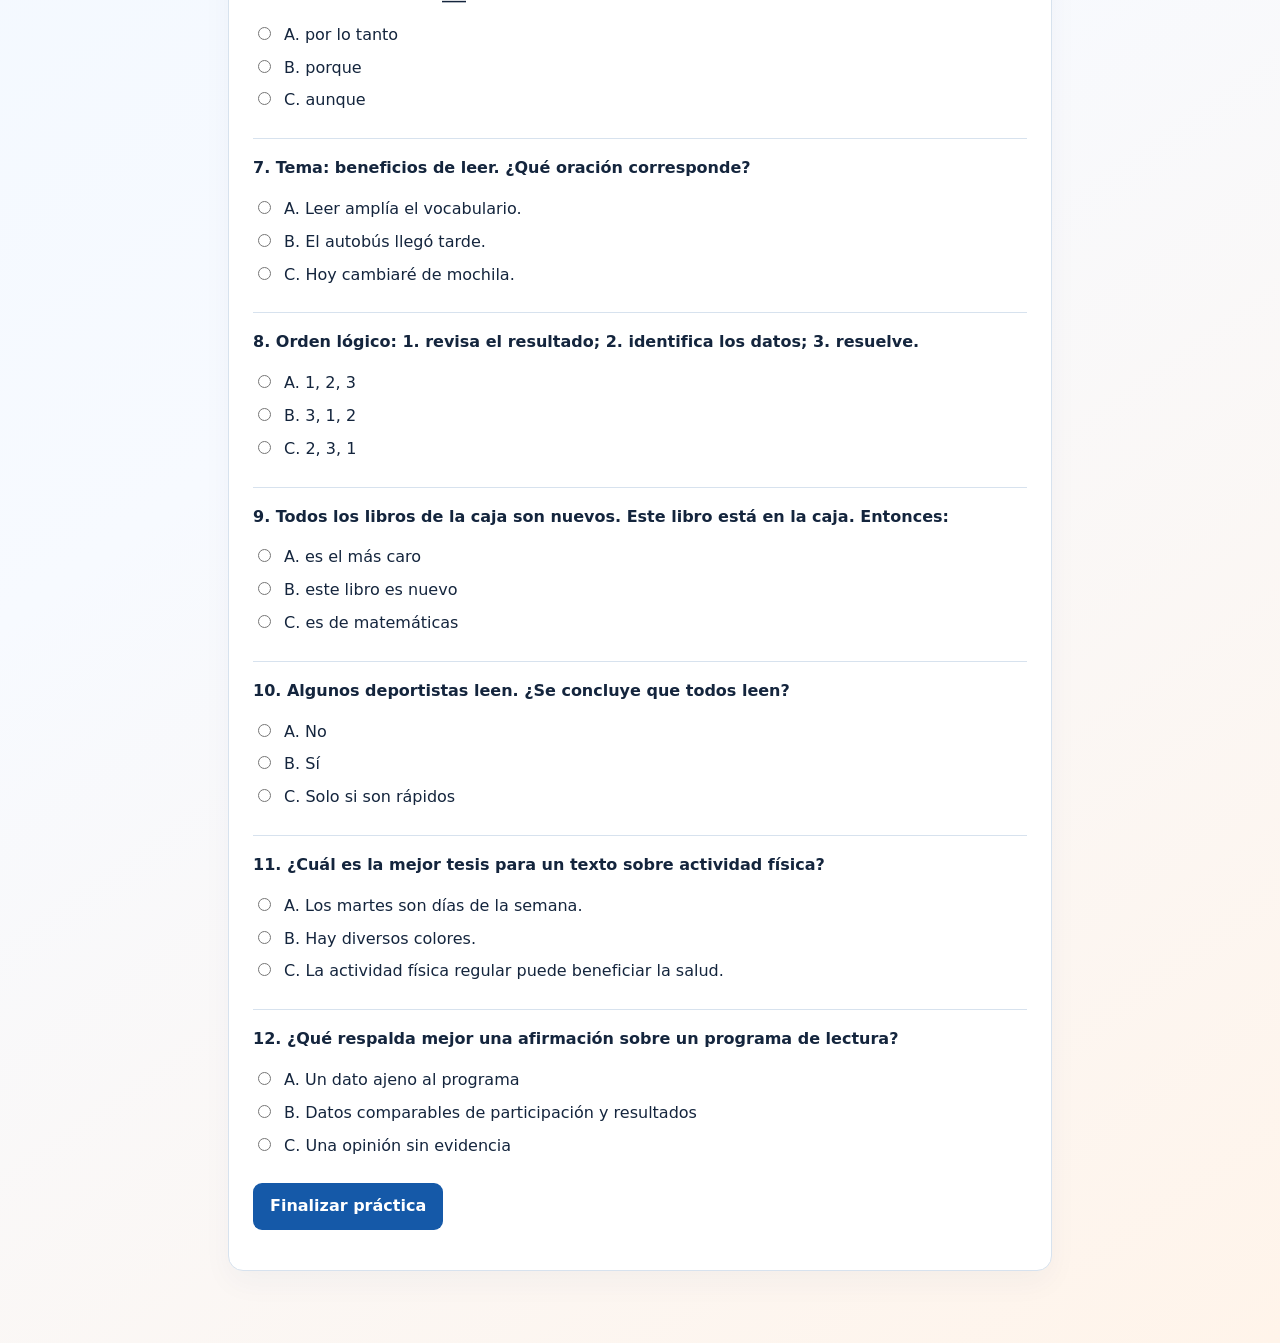
<file: m8.html>
<!doctype html><html lang="es"><head><meta charset="utf-8"><meta name="viewport" content="width=device-width,initial-scale=1"><link rel="stylesheet" href="mision.css"></head><body data-mision="8"><main class="page"><a class="back" href="index.html">Volver a Ruta USIL</a><header class="hero"><p class="eyebrow" id="label"></p><h1 id="title"></h1><p class="lead" id="goal"></p><p class="eyebrow" id="time" style="margin-top:12px"></p></header><section class="card intro" id="content"></section><section class="card"><h2>Práctica: responde las 12 preguntas</h2><div id="questions"></div><button class="finish" id="finish">Finalizar práctica</button><p id="status" class="status" aria-live="polite"></p></section><section class="card feedback" id="feedback" hidden><h2 id="score"></h2><p>Ahora revisa el procedimiento de cada respuesta.</p><ol id="solutions" class="solutions"></ol></section></main><script src="mision-data.js"></script><script src="miercoles-data.js"></script><script src="mision.js"></script></body></html>
</file>
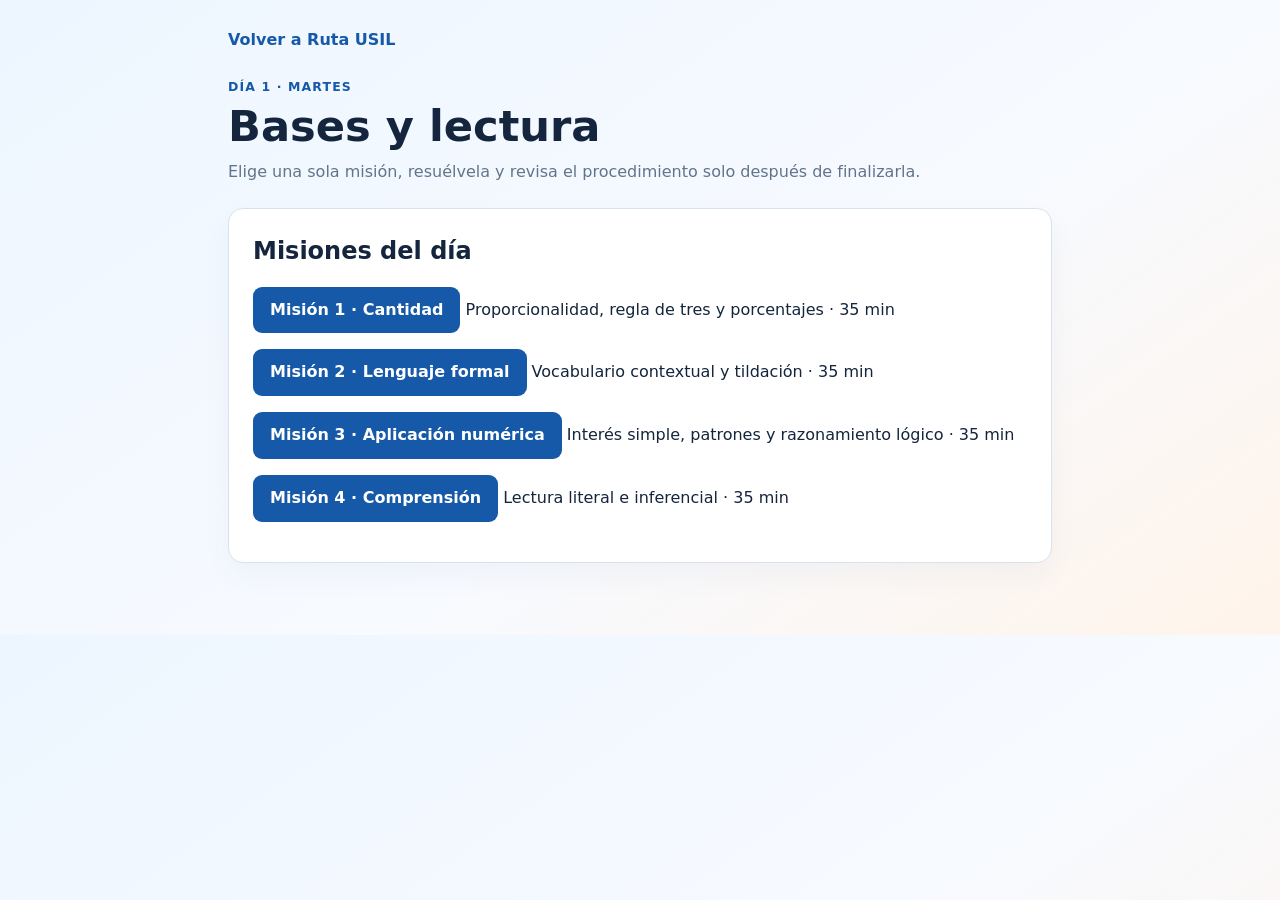
<file: martes.html>
<!doctype html><html lang="es"><head><meta charset="utf-8"><meta name="viewport" content="width=device-width,initial-scale=1"><title>Martes · Ruta USIL</title><link rel="stylesheet" href="mision.css"></head><body><main class="page"><a class="back" href="index.html">Volver a Ruta USIL</a><header class="hero"><p class="eyebrow">Día 1 · Martes</p><h1>Bases y lectura</h1><p class="lead">Elige una sola misión, resuélvela y revisa el procedimiento solo después de finalizarla.</p></header><section class="card"><h2>Misiones del día</h2><p><a class="finish" href="m1.html" style="display:inline-block;text-decoration:none">Misión 1 · Cantidad</a> Proporcionalidad, regla de tres y porcentajes · 35 min</p><p><a class="finish" href="m2.html" style="display:inline-block;text-decoration:none">Misión 2 · Lenguaje formal</a> Vocabulario contextual y tildación · 35 min</p><p><a class="finish" href="m3.html" style="display:inline-block;text-decoration:none">Misión 3 · Aplicación numérica</a> Interés simple, patrones y razonamiento lógico · 35 min</p><p><a class="finish" href="m4.html" style="display:inline-block;text-decoration:none">Misión 4 · Comprensión</a> Lectura literal e inferencial · 35 min</p></section></main></body></html>
</file>
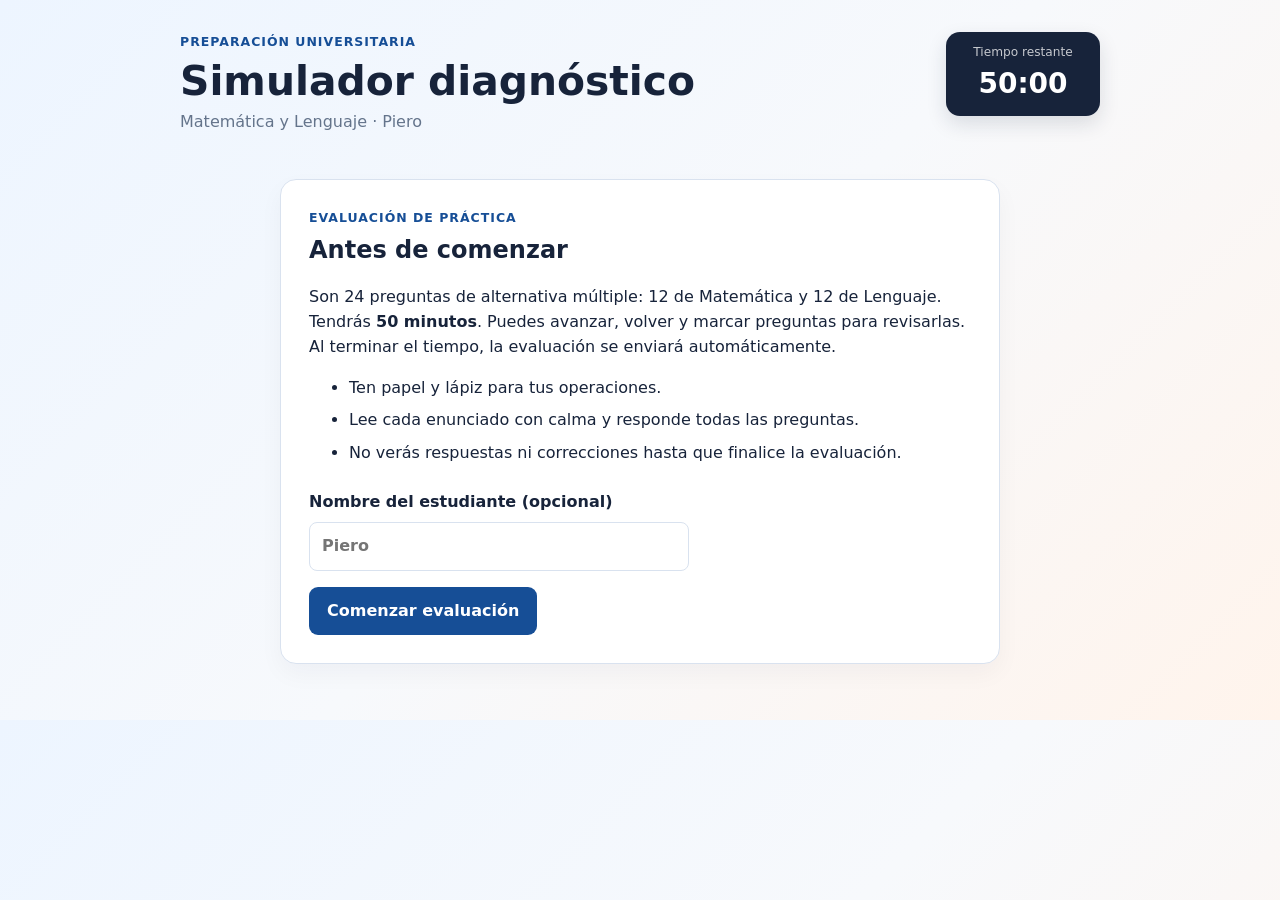
<file: simulador.html>
<!doctype html>
<html lang="es"><head><meta charset="utf-8"><meta name="viewport" content="width=device-width, initial-scale=1"><meta name="description" content="Simulador diagnóstico de Matemática y Lenguaje"><title>Simulador diagnóstico · Piero</title><link rel="stylesheet" href="styles.css"></head>
<body><main class="shell"><header class="topbar"><div><p class="eyebrow">Preparación universitaria</p><h1>Simulador diagnóstico</h1><p class="subtitle">Matemática y Lenguaje · Piero</p></div><div class="timer-card" aria-live="polite"><span>Tiempo restante</span><strong id="timer">50:00</strong></div></header>
<section id="welcome" class="card welcome"><p class="eyebrow">Evaluación de práctica</p><h2>Antes de comenzar</h2><p>Son 24 preguntas de alternativa múltiple: 12 de Matemática y 12 de Lenguaje. Tendrás <strong id="minutes-label">50 minutos</strong>. Puedes avanzar, volver y marcar preguntas para revisarlas. Al terminar el tiempo, la evaluación se enviará automáticamente.</p><ul><li>Ten papel y lápiz para tus operaciones.</li><li>Lee cada enunciado con calma y responde todas las preguntas.</li><li>No verás respuestas ni correcciones hasta que finalice la evaluación.</li></ul><label class="student-field">Nombre del estudiante (opcional)<input id="student-name" maxlength="80" autocomplete="name" placeholder="Piero"></label><button id="start" class="primary">Comenzar evaluación</button></section>
<section id="exam" hidden><div class="progress-row"><span id="question-label">Pregunta 1 de 24</span><span id="area-label" class="pill"></span><div class="progress"><i id="progress-bar"></i></div></div><article class="card question-card"><button id="flag" class="flag" aria-pressed="false">Marcar para revisar</button><h2 id="question-text"></h2><div id="options" class="options" role="radiogroup"></div></article><div class="actions"><button id="previous" class="secondary">Anterior</button><button id="next" class="secondary">Siguiente</button><button id="finish" class="primary">Finalizar y enviar</button></div><section class="navigator card" aria-label="Navegación de preguntas"><div class="legend"><span><i class="dot answered"></i>Respondida</span><span><i class="dot flagged"></i>Revisar</span><span><i class="dot both"></i>Ambas</span></div><div id="question-nav" class="nav-grid"></div></section></section>
<section id="complete" class="card completion" hidden><p class="eyebrow">Evaluación finalizada</p><h2>Gracias por completar el simulador.</h2><p id="submission-status">Tu evaluación ha quedado registrada.</p><p class="muted">El resultado detallado será revisado contigo posteriormente. Ya puedes cerrar esta página.</p><p><a class="review-link" href="solucionario.html">Abrir solucionario de revisión</a></p></section></main>
<dialog id="confirm-dialog"><form method="dialog"><h2>¿Finalizar evaluación?</h2><p id="confirm-copy"></p><menu><button value="cancel" class="secondary">Seguir resolviendo</button><button id="confirm-finish" value="confirm" class="primary">Finalizar y enviar</button></menu></form></dialog><script src="config.js"></script><script src="app.js"></script></body></html>
</file>
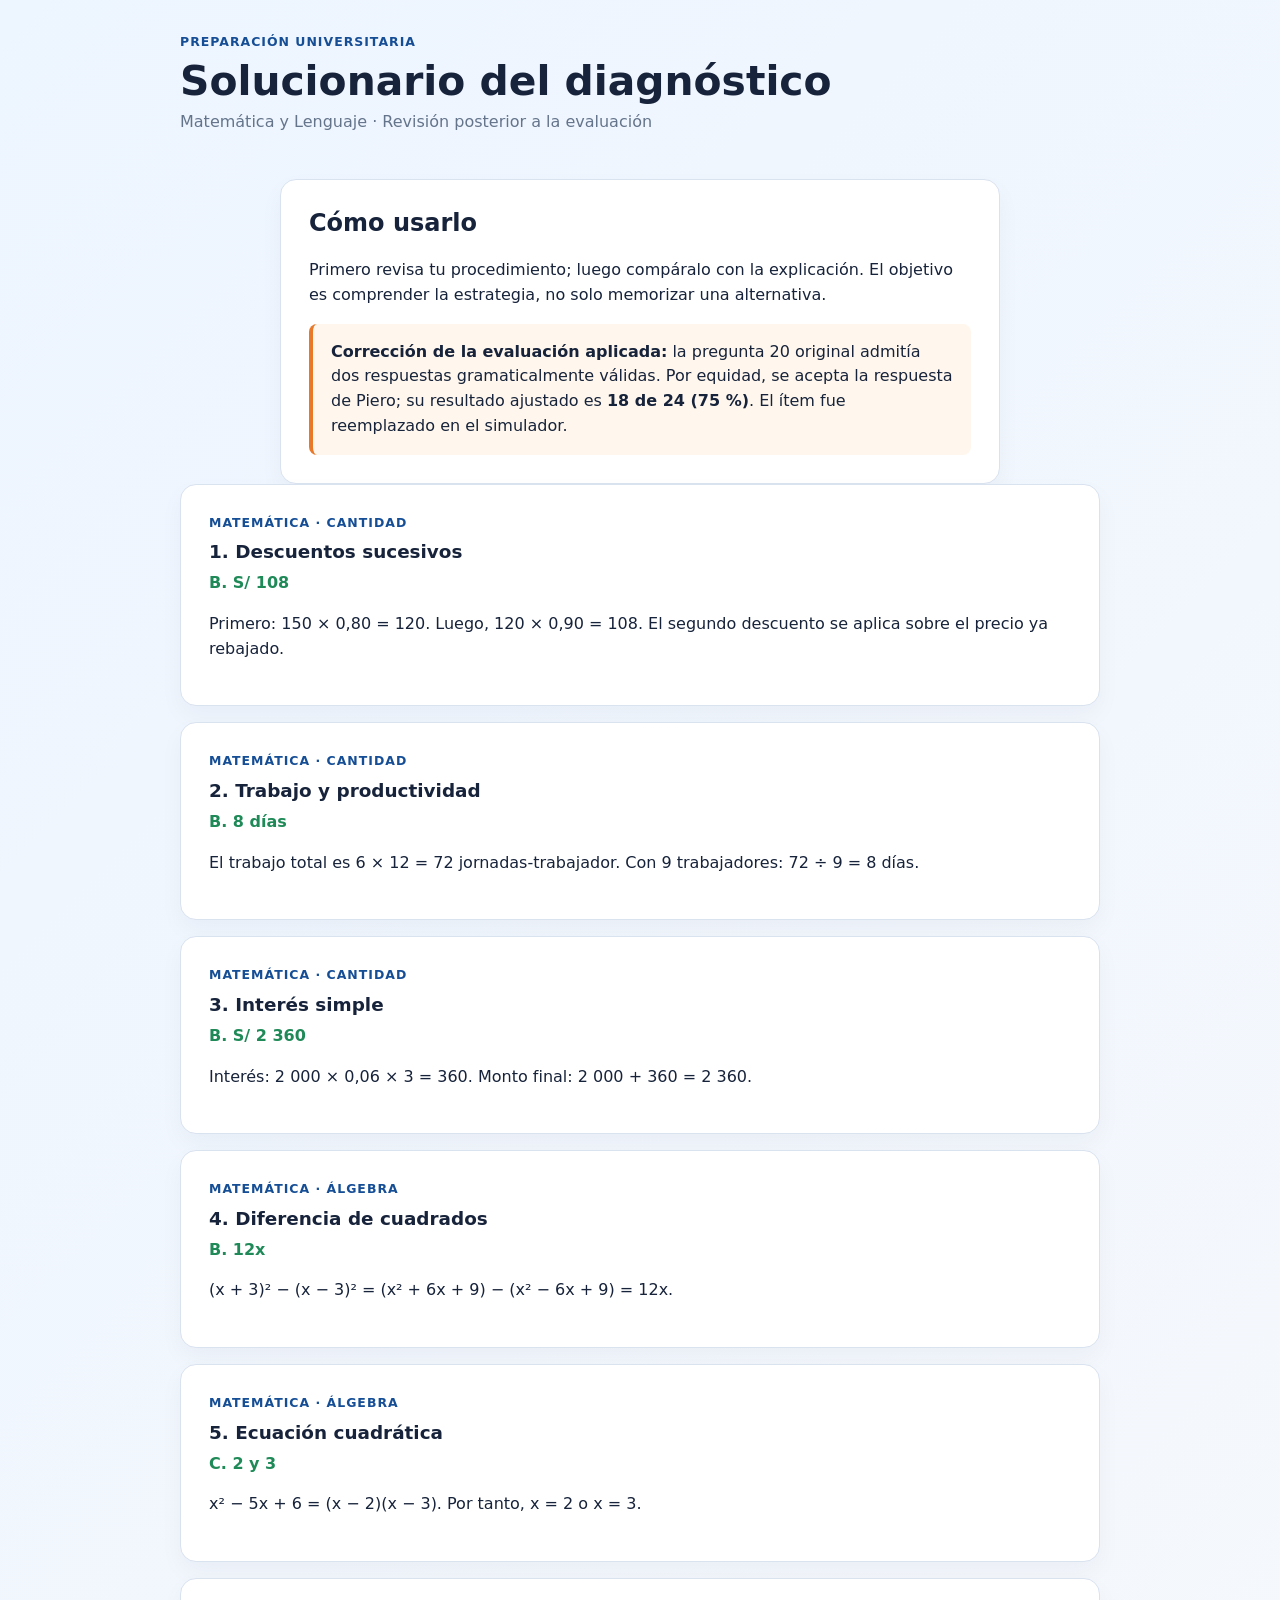
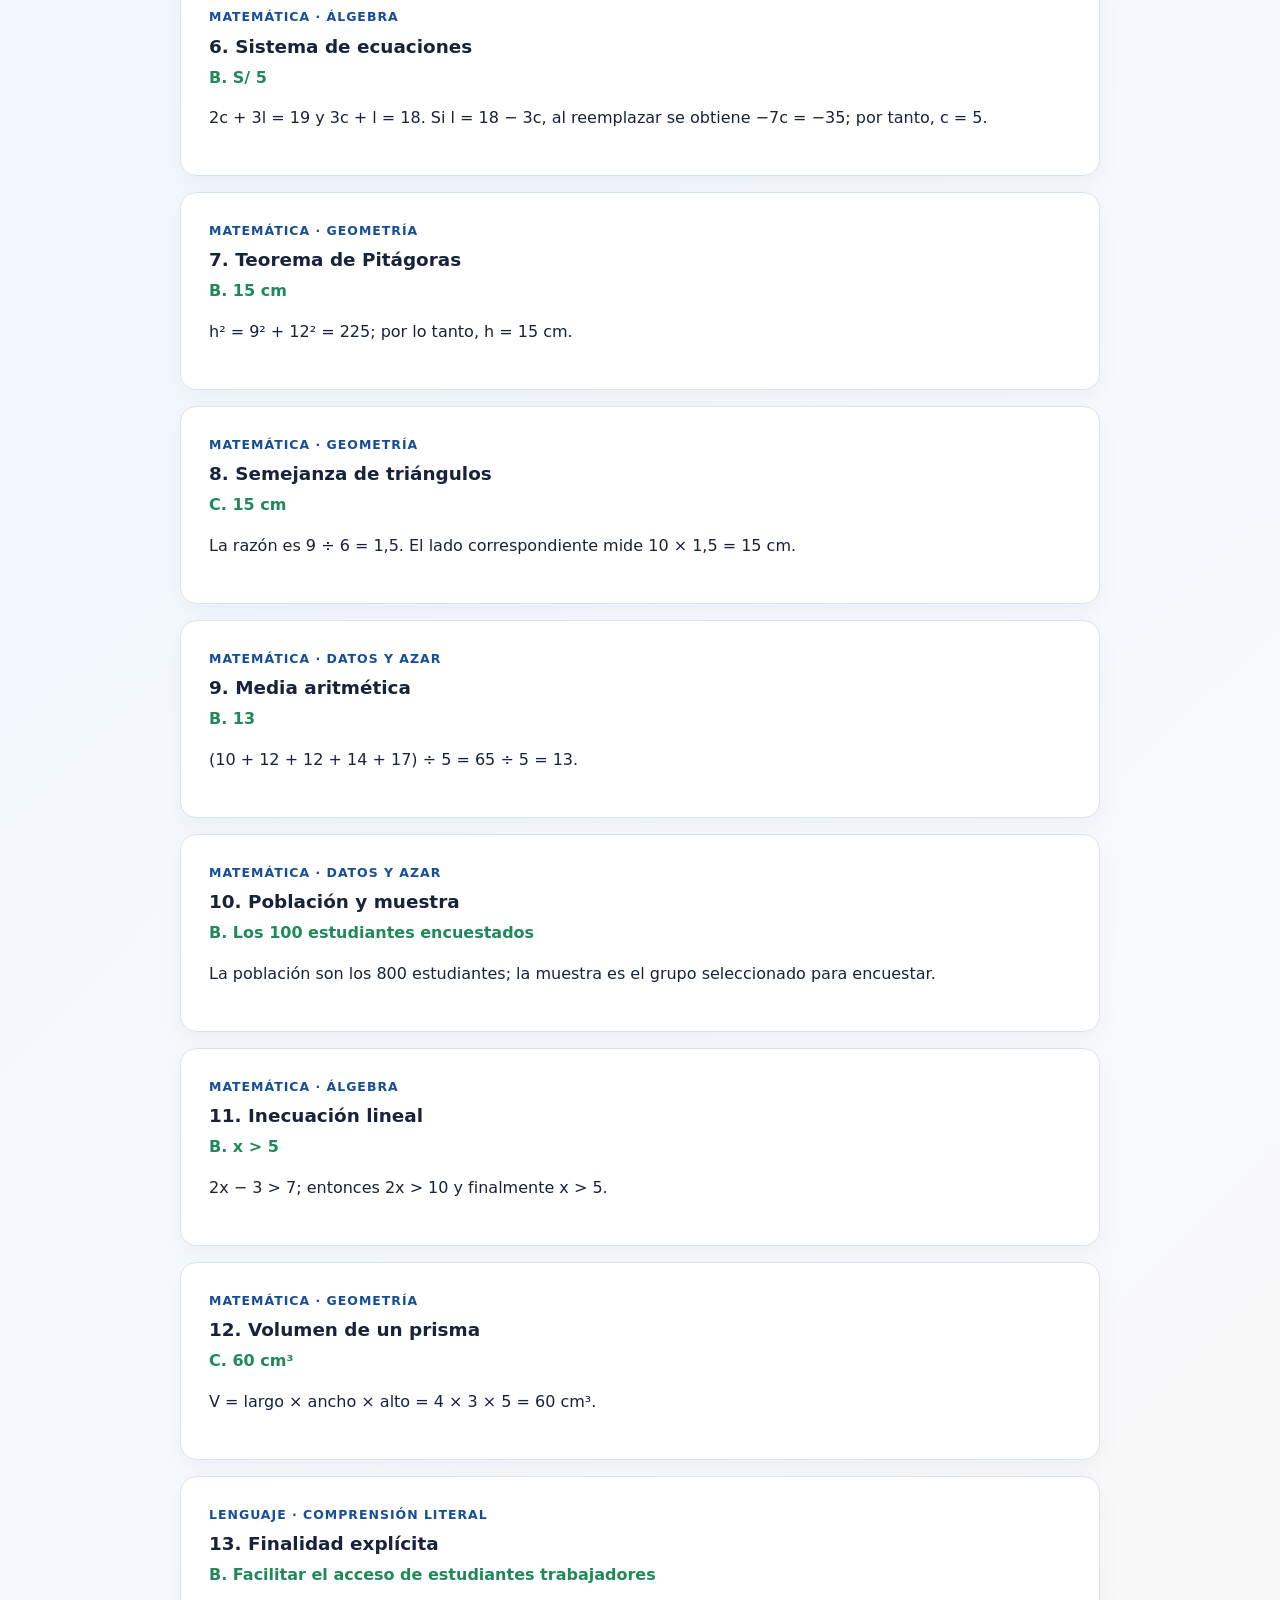
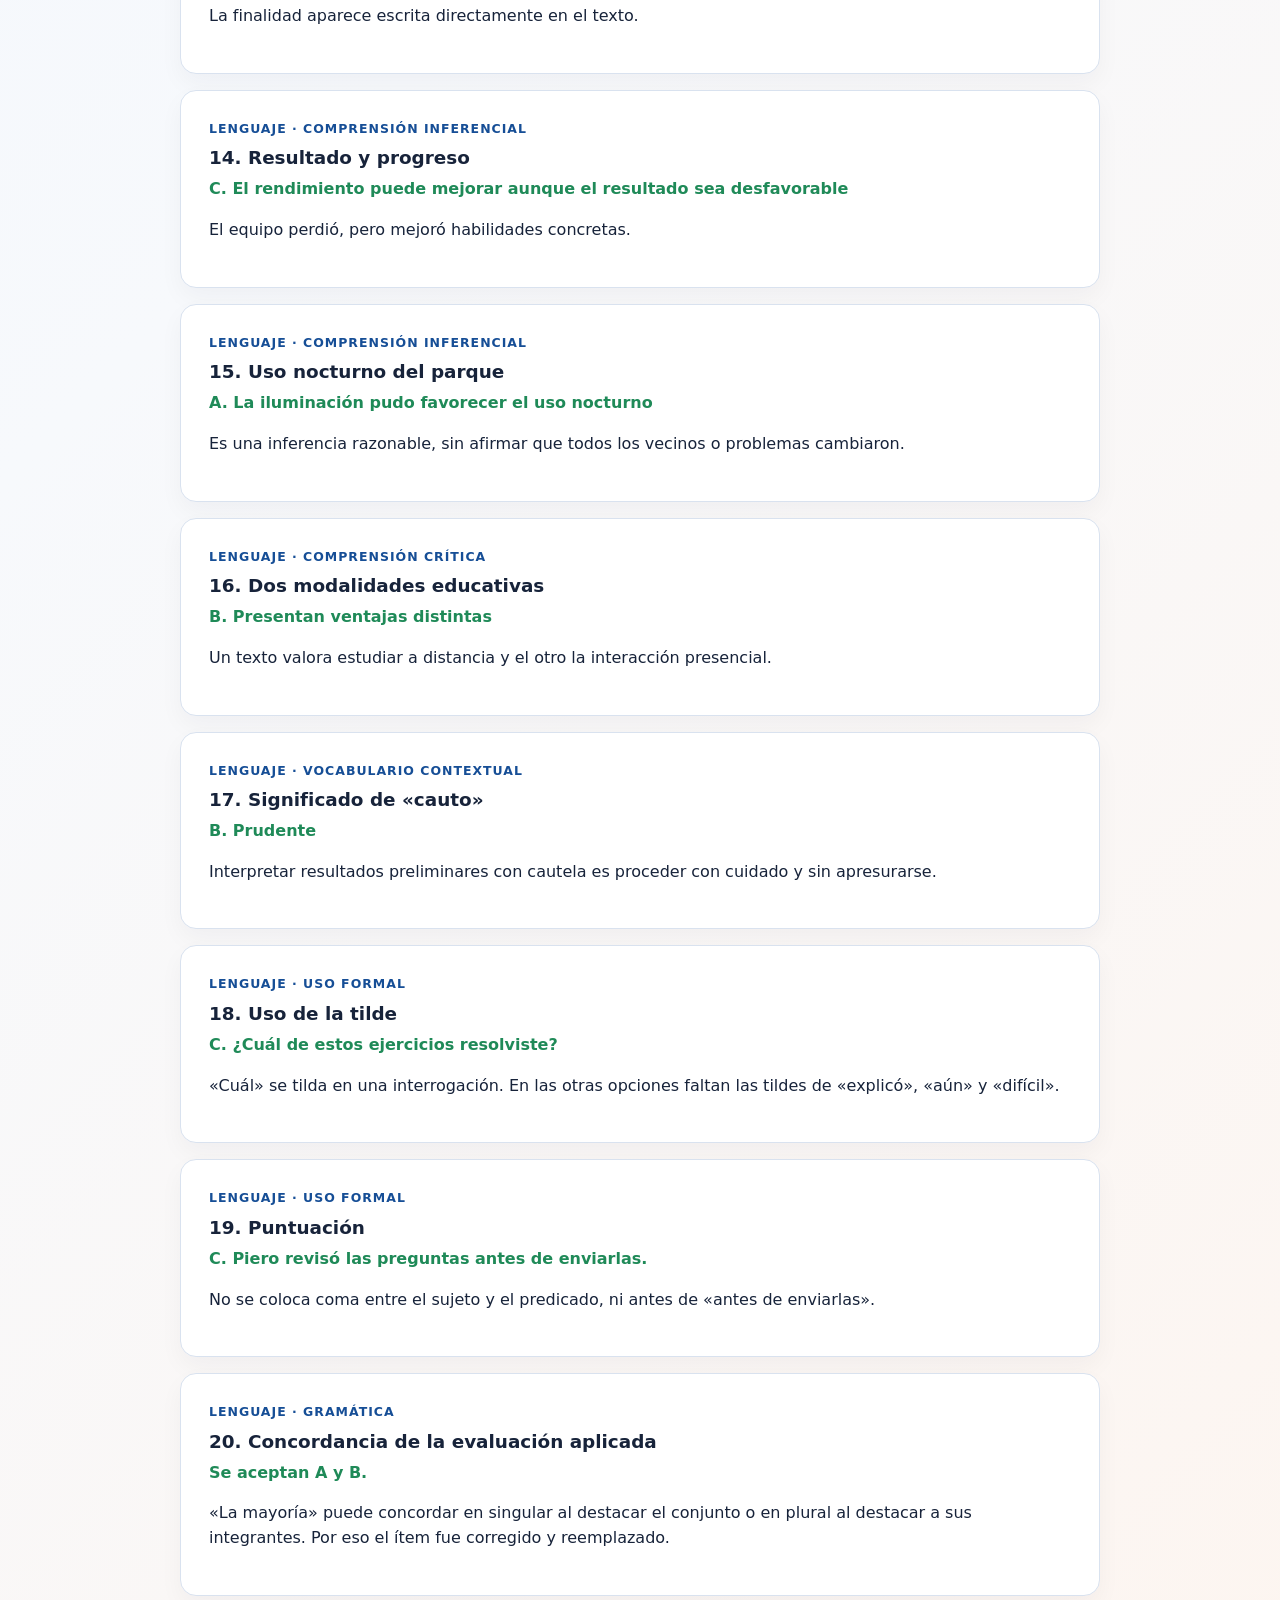
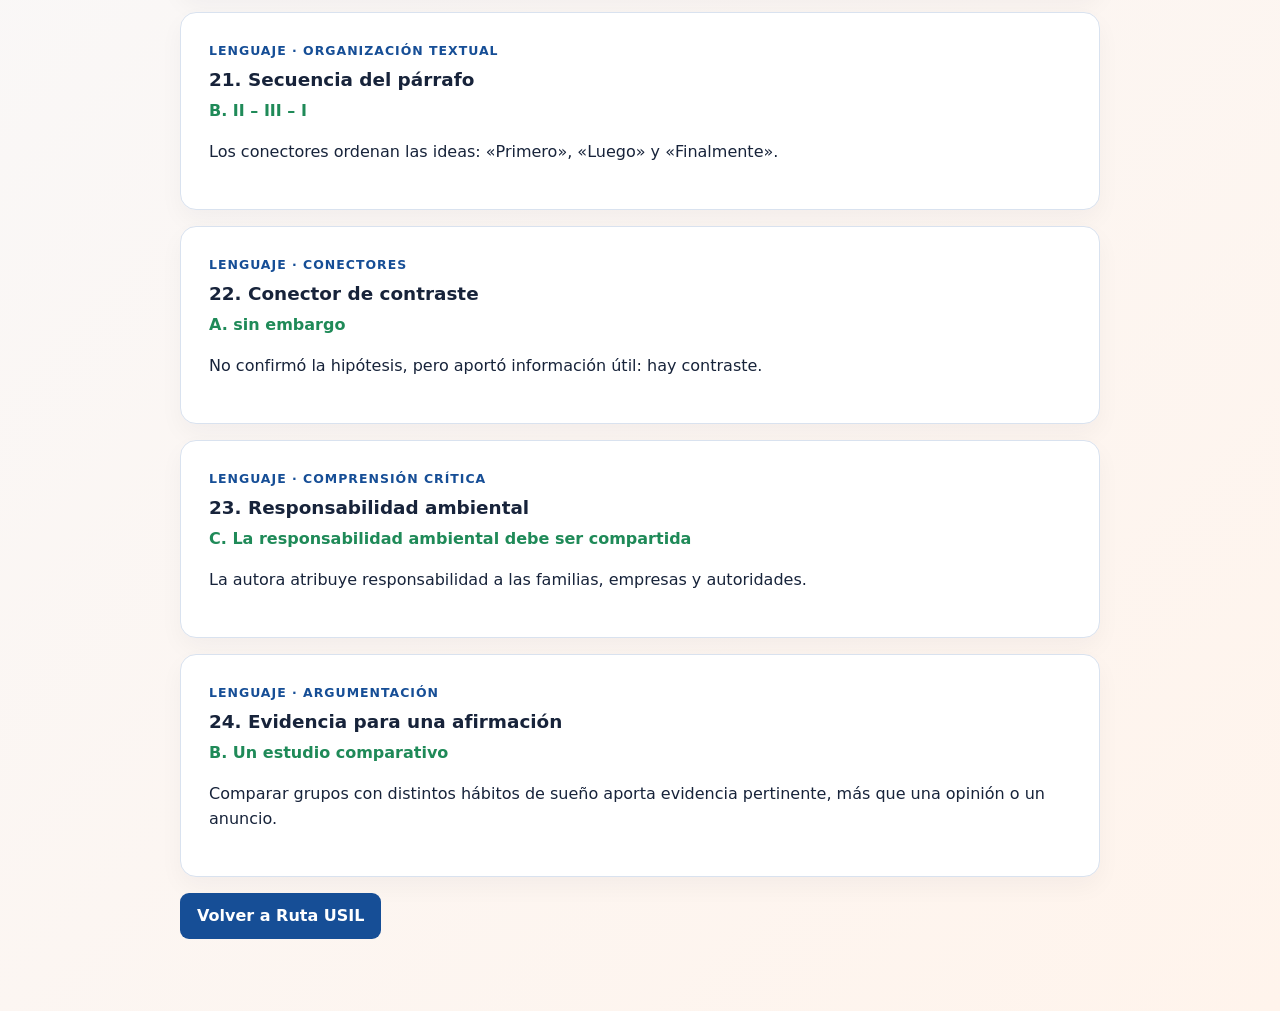
<file: solucionario.html>
<!doctype html>
<html lang="es">
<head>
  <meta charset="utf-8">
  <meta name="viewport" content="width=device-width, initial-scale=1">
  <meta name="description" content="Solucionario del simulador diagnóstico de Matemática y Lenguaje">
  <title>Solucionario diagnóstico · Piero</title>
  <link rel="stylesheet" href="styles.css">
  <style>.solution-card{margin-bottom:16px}.solution-card h2{font-size:1.15rem;margin-bottom:8px}.answer{color:#1f8a58;font-weight:800}.notice{background:#fff7ed;border-left:4px solid #e97829;padding:16px 18px;border-radius:8px}.review-link{display:inline-block;padding:11px 17px;border-radius:9px;background:#164e96;color:#fff;text-decoration:none;font-weight:700}</style>
</head>
<body>
  <main class="shell">
    <header class="topbar"><div><p class="eyebrow">Preparación universitaria</p><h1>Solucionario del diagnóstico</h1><p class="subtitle">Matemática y Lenguaje · Revisión posterior a la evaluación</p></div></header>
    <section class="card welcome"><h2>Cómo usarlo</h2><p>Primero revisa tu procedimiento; luego compáralo con la explicación. El objetivo es comprender la estrategia, no solo memorizar una alternativa.</p><div class="notice"><strong>Corrección de la evaluación aplicada:</strong> la pregunta 20 original admitía dos respuestas gramaticalmente válidas. Por equidad, se acepta la respuesta de Piero; su resultado ajustado es <strong>18 de 24 (75 %)</strong>. El ítem fue reemplazado en el simulador.</div></section>
    <section aria-label="Solucionario">
      <article class="card solution-card"><p class="eyebrow">Matemática · Cantidad</p><h2>1. Descuentos sucesivos</h2><p class="answer">B. S/ 108</p><p>Primero: 150 × 0,80 = 120. Luego, 120 × 0,90 = 108. El segundo descuento se aplica sobre el precio ya rebajado.</p></article>
      <article class="card solution-card"><p class="eyebrow">Matemática · Cantidad</p><h2>2. Trabajo y productividad</h2><p class="answer">B. 8 días</p><p>El trabajo total es 6 × 12 = 72 jornadas-trabajador. Con 9 trabajadores: 72 ÷ 9 = 8 días.</p></article>
      <article class="card solution-card"><p class="eyebrow">Matemática · Cantidad</p><h2>3. Interés simple</h2><p class="answer">B. S/ 2 360</p><p>Interés: 2 000 × 0,06 × 3 = 360. Monto final: 2 000 + 360 = 2 360.</p></article>
      <article class="card solution-card"><p class="eyebrow">Matemática · Álgebra</p><h2>4. Diferencia de cuadrados</h2><p class="answer">B. 12x</p><p>(x + 3)² − (x − 3)² = (x² + 6x + 9) − (x² − 6x + 9) = 12x.</p></article>
      <article class="card solution-card"><p class="eyebrow">Matemática · Álgebra</p><h2>5. Ecuación cuadrática</h2><p class="answer">C. 2 y 3</p><p>x² − 5x + 6 = (x − 2)(x − 3). Por tanto, x = 2 o x = 3.</p></article>
      <article class="card solution-card"><p class="eyebrow">Matemática · Álgebra</p><h2>6. Sistema de ecuaciones</h2><p class="answer">B. S/ 5</p><p>2c + 3l = 19 y 3c + l = 18. Si l = 18 − 3c, al reemplazar se obtiene −7c = −35; por tanto, c = 5.</p></article>
      <article class="card solution-card"><p class="eyebrow">Matemática · Geometría</p><h2>7. Teorema de Pitágoras</h2><p class="answer">B. 15 cm</p><p>h² = 9² + 12² = 225; por lo tanto, h = 15 cm.</p></article>
      <article class="card solution-card"><p class="eyebrow">Matemática · Geometría</p><h2>8. Semejanza de triángulos</h2><p class="answer">C. 15 cm</p><p>La razón es 9 ÷ 6 = 1,5. El lado correspondiente mide 10 × 1,5 = 15 cm.</p></article>
      <article class="card solution-card"><p class="eyebrow">Matemática · Datos y azar</p><h2>9. Media aritmética</h2><p class="answer">B. 13</p><p>(10 + 12 + 12 + 14 + 17) ÷ 5 = 65 ÷ 5 = 13.</p></article>
      <article class="card solution-card"><p class="eyebrow">Matemática · Datos y azar</p><h2>10. Población y muestra</h2><p class="answer">B. Los 100 estudiantes encuestados</p><p>La población son los 800 estudiantes; la muestra es el grupo seleccionado para encuestar.</p></article>
      <article class="card solution-card"><p class="eyebrow">Matemática · Álgebra</p><h2>11. Inecuación lineal</h2><p class="answer">B. x &gt; 5</p><p>2x − 3 &gt; 7; entonces 2x &gt; 10 y finalmente x &gt; 5.</p></article>
      <article class="card solution-card"><p class="eyebrow">Matemática · Geometría</p><h2>12. Volumen de un prisma</h2><p class="answer">C. 60 cm³</p><p>V = largo × ancho × alto = 4 × 3 × 5 = 60 cm³.</p></article>
      <article class="card solution-card"><p class="eyebrow">Lenguaje · Comprensión literal</p><h2>13. Finalidad explícita</h2><p class="answer">B. Facilitar el acceso de estudiantes trabajadores</p><p>La finalidad aparece escrita directamente en el texto.</p></article>
      <article class="card solution-card"><p class="eyebrow">Lenguaje · Comprensión inferencial</p><h2>14. Resultado y progreso</h2><p class="answer">C. El rendimiento puede mejorar aunque el resultado sea desfavorable</p><p>El equipo perdió, pero mejoró habilidades concretas.</p></article>
      <article class="card solution-card"><p class="eyebrow">Lenguaje · Comprensión inferencial</p><h2>15. Uso nocturno del parque</h2><p class="answer">A. La iluminación pudo favorecer el uso nocturno</p><p>Es una inferencia razonable, sin afirmar que todos los vecinos o problemas cambiaron.</p></article>
      <article class="card solution-card"><p class="eyebrow">Lenguaje · Comprensión crítica</p><h2>16. Dos modalidades educativas</h2><p class="answer">B. Presentan ventajas distintas</p><p>Un texto valora estudiar a distancia y el otro la interacción presencial.</p></article>
      <article class="card solution-card"><p class="eyebrow">Lenguaje · Vocabulario contextual</p><h2>17. Significado de «cauto»</h2><p class="answer">B. Prudente</p><p>Interpretar resultados preliminares con cautela es proceder con cuidado y sin apresurarse.</p></article>
      <article class="card solution-card"><p class="eyebrow">Lenguaje · Uso formal</p><h2>18. Uso de la tilde</h2><p class="answer">C. ¿Cuál de estos ejercicios resolviste?</p><p>«Cuál» se tilda en una interrogación. En las otras opciones faltan las tildes de «explicó», «aún» y «difícil».</p></article>
      <article class="card solution-card"><p class="eyebrow">Lenguaje · Uso formal</p><h2>19. Puntuación</h2><p class="answer">C. Piero revisó las preguntas antes de enviarlas.</p><p>No se coloca coma entre el sujeto y el predicado, ni antes de «antes de enviarlas».</p></article>
      <article class="card solution-card"><p class="eyebrow">Lenguaje · Gramática</p><h2>20. Concordancia de la evaluación aplicada</h2><p class="answer">Se aceptan A y B.</p><p>«La mayoría» puede concordar en singular al destacar el conjunto o en plural al destacar a sus integrantes. Por eso el ítem fue corregido y reemplazado.</p></article>
      <article class="card solution-card"><p class="eyebrow">Lenguaje · Organización textual</p><h2>21. Secuencia del párrafo</h2><p class="answer">B. II – III – I</p><p>Los conectores ordenan las ideas: «Primero», «Luego» y «Finalmente».</p></article>
      <article class="card solution-card"><p class="eyebrow">Lenguaje · Conectores</p><h2>22. Conector de contraste</h2><p class="answer">A. sin embargo</p><p>No confirmó la hipótesis, pero aportó información útil: hay contraste.</p></article>
      <article class="card solution-card"><p class="eyebrow">Lenguaje · Comprensión crítica</p><h2>23. Responsabilidad ambiental</h2><p class="answer">C. La responsabilidad ambiental debe ser compartida</p><p>La autora atribuye responsabilidad a las familias, empresas y autoridades.</p></article>
      <article class="card solution-card"><p class="eyebrow">Lenguaje · Argumentación</p><h2>24. Evidencia para una afirmación</h2><p class="answer">B. Un estudio comparativo</p><p>Comparar grupos con distintos hábitos de sueño aporta evidencia pertinente, más que una opinión o un anuncio.</p></article>
    </section>
    <p><a class="review-link" href="index.html">Volver a Ruta USIL</a></p>
  </main>
</body>
</html>
</file>
<file: ruta.css>
:root{--ink:#14253d;--muted:#62748b;--blue:#1559a8;--orange:#ef7e30;--mint:#168268;--paper:#fff;--line:#d7e2ee}*{box-sizing:border-box}body{margin:0;background:linear-gradient(145deg,#edf6ff,#f7faff 58%,#fff4ea);color:var(--ink);font:16px/1.55 system-ui,-apple-system,BlinkMacSystemFont,"Segoe UI",sans-serif}.container{max-width:1050px;margin:auto;padding:34px 20px 56px}.hero{display:grid;grid-template-columns:1fr 290px;gap:32px;align-items:start;margin-bottom:28px}.eyebrow{margin:0 0 7px;color:var(--blue);font-size:.78rem;font-weight:800;letter-spacing:.09em;text-transform:uppercase}h1{font-size:clamp(2rem,5vw,3.15rem);line-height:1.08;margin:0 0 10px}h2{line-height:1.22;margin:0 0 8px}.lead{font-size:1.08rem;max-width:650px;color:var(--muted);margin:0}.card,.day-card,.progress-card{background:var(--paper);border:1px solid var(--line);border-radius:16px;box-shadow:0 12px 30px #17325b0a}.progress-card{padding:20px}.progress-card span{font-size:.85rem;color:var(--muted);font-weight:700}.progress-card strong{display:block;font-size:1.5rem;margin:3px 0 12px}.progress{height:10px;background:#dce7f3;border-radius:999px;overflow:hidden}.progress i{display:block;width:0;height:100%;background:linear-gradient(90deg,var(--blue),var(--mint));transition:width .25s}.progress-card p{font-size:.9rem;margin:11px 0 0;color:var(--muted)}.today-card{display:flex;justify-content:space-between;gap:24px;padding:24px 28px;margin-bottom:22px}.today-card p{margin:0;color:var(--muted)}.today-card ol{margin:2px 0;padding-left:22px;min-width:260px}.quick-links{display:grid;grid-template-columns:repeat(3,1fr);gap:13px;margin-bottom:25px}.quick-links a{background:#173f74;color:#fff;border-radius:13px;padding:15px 18px;text-decoration:none;transition:transform .15s,background .15s}.quick-links a:nth-child(2){background:#168268}.quick-links a:nth-child(3){background:#e66e25}.quick-links a:hover{transform:translateY(-2px)}.quick-links span{display:block;opacity:.78;font-size:.8rem}.quick-links strong{display:block;font-size:1.04rem}.route{display:grid;grid-template-columns:repeat(2,1fr);gap:18px}.day-card{overflow:hidden}.day-card header{padding:19px 21px 14px;border-bottom:1px solid var(--line);display:grid;grid-template-columns:1fr auto;column-gap:10px}.day-card header p{grid-column:1/-1;margin:0;color:var(--blue);font-size:.8rem;font-weight:800;text-transform:uppercase;letter-spacing:.08em}.day-card h2{font-size:1.18rem}.day-status{align-self:center;border-radius:999px;padding:4px 9px;background:#eef3f8;color:var(--muted);font-size:.78rem;font-weight:750}.day-card.complete .day-status{color:#0c664f;background:#dff7ed}.missions{padding:10px 14px}.missions label{display:grid;grid-template-columns:22px 1fr auto;gap:10px;padding:11px 7px;border-radius:9px;cursor:pointer}.missions label:hover{background:#f4f8fd}.missions input{width:18px;height:18px;accent-color:var(--mint);margin-top:4px}.missions b{display:block}.missions label span{font-size:.92rem}.missions em{font-size:.78rem;font-style:normal;color:var(--muted);white-space:nowrap;padding-top:4px}.missions label:has(input:checked) span{text-decoration:line-through;color:var(--muted)}.day-card footer{padding:12px 21px;background:#fff8f2;color:#91400d;font-size:.88rem;font-weight:650}.strategy{margin-top:22px;padding:23px 28px}.strategy p:last-child{margin-bottom:0;color:var(--muted)}@media(max-width:720px){.container{padding:23px 14px 44px}.hero{grid-template-columns:1fr;gap:18px}.today-card{display:block;padding:21px}.today-card ol{margin-top:16px}.route{grid-template-columns:1fr}.quick-links{grid-template-columns:1fr}.missions label{grid-template-columns:22px 1fr}.missions em{grid-column:2}.day-card header{grid-template-columns:1fr}.day-status{justify-self:start;margin-top:5px}}
</file>
<file: mision.css>
:root{--ink:#14253d;--muted:#62748b;--blue:#1559a8;--mint:#168268;--paper:#fff;--line:#d7e2ee}*{box-sizing:border-box}body{margin:0;background:linear-gradient(145deg,#edf6ff,#f7faff 58%,#fff4ea);color:var(--ink);font:16px/1.55 system-ui,-apple-system,BlinkMacSystemFont,"Segoe UI",sans-serif}.page{max-width:860px;margin:auto;padding:28px 18px 54px}.back{color:var(--blue);font-weight:800;text-decoration:none}.hero{margin:24px 0}.eyebrow{margin:0 0 7px;color:var(--blue);font-size:.78rem;font-weight:800;letter-spacing:.09em;text-transform:uppercase}h1{font-size:clamp(1.9rem,5vw,2.7rem);line-height:1.1;margin:0 0 9px}h2{margin:0 0 8px}.lead,.goal{color:var(--muted);margin:0}.card{background:var(--paper);border:1px solid var(--line);border-radius:15px;padding:24px;margin:18px 0;box-shadow:0 12px 30px #17325b0a}.intro{border-left:4px solid var(--blue);background:#f4f8fd}.example{background:#fff8f2;border-left:4px solid #e97829;padding:14px 16px;border-radius:8px;margin:14px 0}.resources a{display:inline-block;margin:7px 9px 0 0;color:var(--blue);font-weight:750}.question{border-top:1px solid var(--line);padding:17px 0}.question:first-of-type{border-top:0}.question p{font-weight:700;margin-top:0}.question label{display:block;margin:8px 0;cursor:pointer}.question input{accent-color:var(--mint);margin-right:8px}.finish{border:0;border-radius:9px;padding:11px 17px;background:var(--blue);color:white;font:inherit;font-weight:800;cursor:pointer}.finish:disabled{opacity:.55;cursor:not-allowed}.feedback{background:#eaf8f1;border-left:4px solid var(--mint)}.feedback.bad{background:#fff5ea;border-left-color:#e97829}.feedback[hidden]{display:none}.status{font-weight:800}.solutions{margin-top:15px;padding-top:12px;border-top:1px solid #b7dccc}.solutions li{margin:7px 0}@media(max-width:600px){.page{padding:20px 13px}.card{padding:19px}}
</file>
<file: styles.css>
:root{--ink:#17233a;--muted:#64748b;--brand:#164e96;--accent:#e97829;--paper:#fff;--ground:#f3f7fc;--line:#d9e2ef;--good:#1f8a58}*{box-sizing:border-box}body{margin:0;background:linear-gradient(135deg,#edf5ff,#f7f9fc 52%,#fff4ec);color:var(--ink);font:16px/1.55 system-ui,-apple-system,BlinkMacSystemFont,"Segoe UI",sans-serif}.shell{max-width:960px;margin:auto;padding:32px 20px 56px}.topbar{display:flex;justify-content:space-between;gap:24px;align-items:flex-start;margin-bottom:28px}h1,h2,p{margin-top:0}h1{font-size:clamp(1.7rem,4vw,2.55rem);line-height:1.1;margin-bottom:6px}h2{line-height:1.25}.subtitle,.muted{color:var(--muted)}.eyebrow{font-weight:750;letter-spacing:.08em;text-transform:uppercase;font-size:.78rem;color:var(--brand);margin-bottom:8px}.timer-card{min-width:154px;text-align:center;background:var(--ink);color:white;border-radius:14px;padding:11px 16px;box-shadow:0 8px 20px #17233a22}.timer-card span{display:block;font-size:.76rem;opacity:.75}.timer-card strong{font-size:1.75rem;font-variant-numeric:tabular-nums}.card{background:var(--paper);border:1px solid var(--line);border-radius:16px;padding:28px;box-shadow:0 10px 25px #17233a0a}.welcome{max-width:720px;margin:auto}.welcome li{margin:.5rem 0}.student-field{display:block;margin:24px 0 16px;font-weight:650}.student-field input{display:block;width:min(100%,380px);margin-top:7px;padding:11px 12px;border:1px solid var(--line);border-radius:8px;font:inherit}button{font:inherit;font-weight:700;border-radius:9px;padding:11px 17px;cursor:pointer;border:1px solid transparent}.primary{background:var(--brand);color:white}.primary:hover{background:#0e3f7c}.secondary{background:white;color:var(--ink);border-color:#b9c7da}.actions{display:flex;gap:10px;justify-content:flex-end;margin:18px 0}.actions #finish{margin-left:auto}.progress-row{display:grid;grid-template-columns:auto auto 1fr;gap:14px;align-items:center;margin-bottom:14px;font-weight:700}.pill{font-size:.8rem;background:#e8f0fb;color:var(--brand);border-radius:20px;padding:3px 9px}.progress{height:8px;background:#dce6f3;border-radius:99px;overflow:hidden}.progress i{display:block;height:100%;background:var(--accent);width:4.16%;transition:width .2s}.question-card{position:relative;min-height:330px;padding-top:66px}.question-card h2{font-size:1.28rem;max-width:760px}.flag{position:absolute;right:22px;top:20px;background:#fff7ed;color:#9a3e00;border-color:#fed7aa}.flag.active{background:#f97316;color:white}.options{display:grid;gap:11px;margin-top:25px}.option{display:flex;gap:12px;align-items:flex-start;text-align:left;padding:14px;border:1px solid var(--line);border-radius:10px;background:white;font-weight:500}.option:hover,.option.selected{border-color:var(--brand);background:#eef5ff}.option .letter{flex:0 0 28px;height:28px;border-radius:50%;display:grid;place-items:center;background:#e8eef7;color:var(--brand);font-weight:800}.option.selected .letter{color:white;background:var(--brand)}.navigator{padding:18px}.legend{display:flex;gap:16px;flex-wrap:wrap;font-size:.85rem;color:var(--muted);margin-bottom:13px}.dot{display:inline-block;width:10px;height:10px;border-radius:50%;margin-right:4px;background:#fff;border:1px solid #94a3b8}.dot.answered{background:var(--good);border-color:var(--good)}.dot.flagged{background:#f59e0b;border-color:#f59e0b}.dot.both{background:linear-gradient(135deg,var(--good) 50%,#f59e0b 50%);border-color:transparent}.nav-grid{display:flex;flex-wrap:wrap;gap:8px}.nav-grid button{width:38px;height:38px;padding:0;background:#fff;border-color:var(--line);font-size:.85rem}.nav-grid button.current{outline:3px solid #bdd7f8}.nav-grid button.answered{background:var(--good);color:#fff;border-color:var(--good)}.nav-grid button.flagged{box-shadow:inset 0 -5px #f59e0b}.completion{max-width:650px;margin:70px auto;text-align:center}.completion details{text-align:left;margin-top:25px;border-top:1px solid var(--line);padding-top:18px}.completion summary{cursor:pointer;font-weight:750}dialog{border:0;border-radius:16px;box-shadow:0 12px 40px #17233a55;max-width:450px}dialog::backdrop{background:#17233a99}dialog menu{display:flex;justify-content:flex-end;gap:9px;padding:0;margin:22px 0 0}@media(max-width:640px){.shell{padding:20px 14px}.topbar{gap:12px}.timer-card{min-width:112px;padding:8px}.timer-card strong{font-size:1.35rem}.card{padding:20px}.progress-row{grid-template-columns:1fr auto}.progress{grid-column:1/-1}.question-card{padding-top:73px}.flag{left:20px;right:auto}.actions{flex-wrap:wrap}.actions #finish{margin-left:0}.actions button{flex:1}.completion{margin:32px auto}}
</file>
